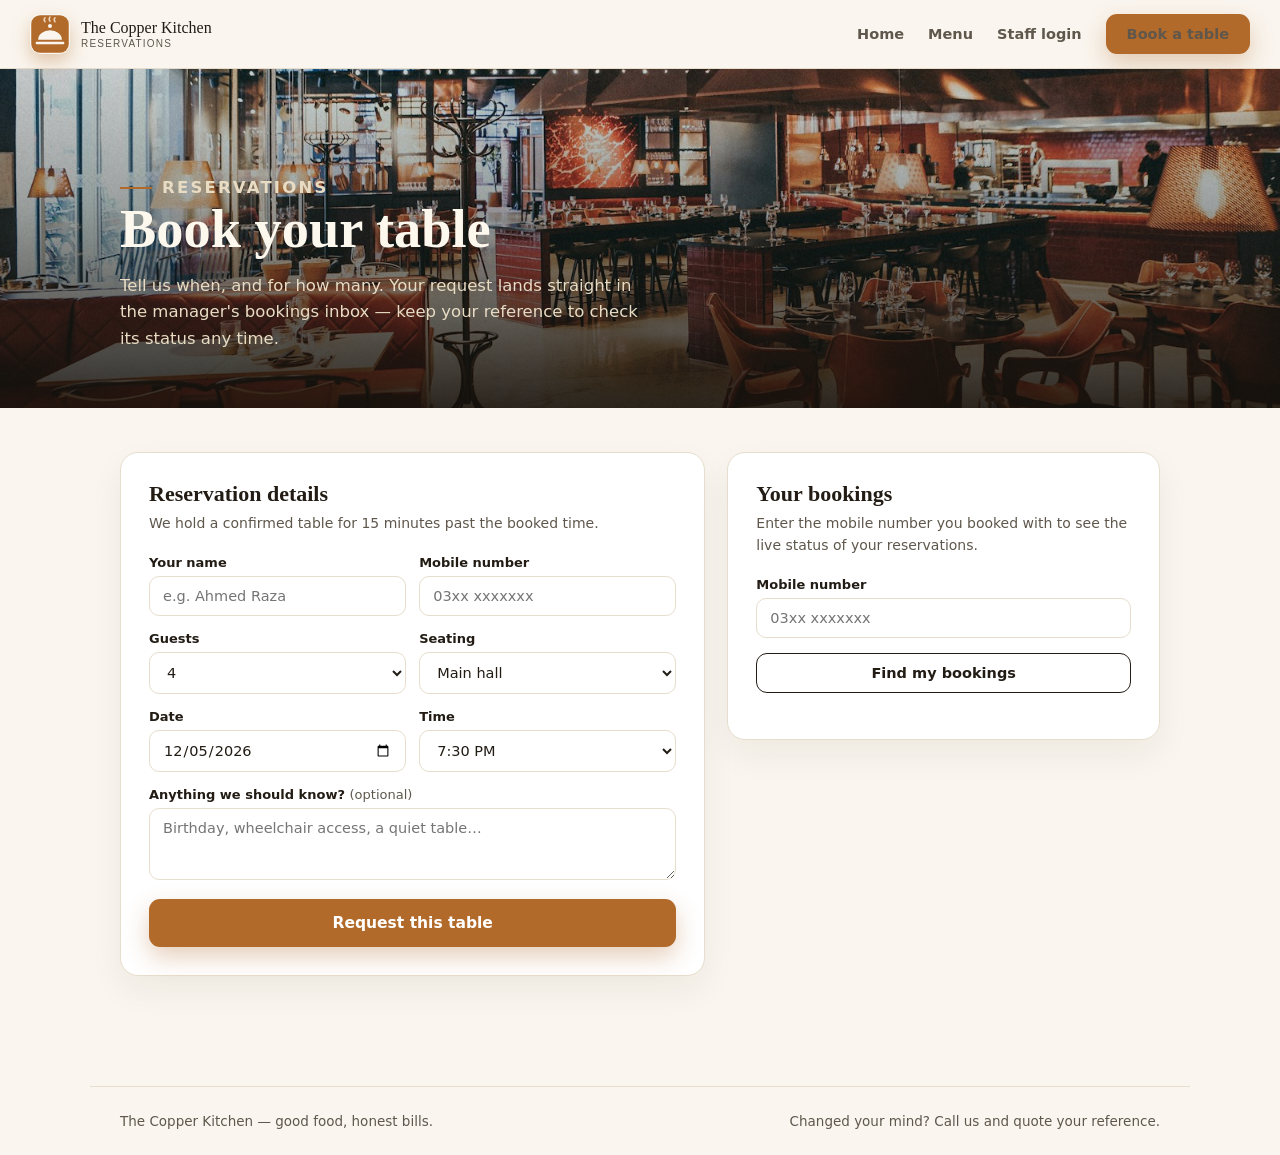
<file: booking.html>
<!DOCTYPE html>
<html lang="en">
<head>
<meta charset="UTF-8">
<meta name="viewport" content="width=device-width, initial-scale=1.0">
<link rel="icon" type="image/svg+xml" href="assets/logo.svg">
<title>Book a table — The Copper Kitchen</title>
<meta name="description" content="Reserve a table at The Copper Kitchen — pick your date, time and party size; the manager confirms from the live bookings inbox.">
<link rel="stylesheet" href="css/customer.css">
</head>
<body>

<header class="topbar">
  <a class="brand" href="index.html"><span class="brand-mark"><img src="assets/logo.svg" alt="The Copper Kitchen logo"></span><span class="brand-text">The Copper Kitchen<small>Reservations</small></span></a>
  <nav class="topnav">
    <a href="index.html">Home</a>
    <a href="menu.html">Menu</a>
    <a href="login.html">Staff login</a>
    <a class="btn btn-primary" href="booking.html">Book a table</a>
  </nav>
</header>

<section class="page-hero">
  <img class="bg" src="assets/hero-interior.jpg" alt="">
  <div class="shade"></div>
  <div class="page-hero-inner">
    <p class="eyebrow">Reservations</p>
    <h1>Book your table</h1>
    <p>Tell us when, and for how many. Your request lands straight in the manager's bookings inbox — keep your reference to check its status any time.</p>
  </div>
</section>

<main class="wrap">
  <div class="book-grid">
    <section class="panel" id="book-panel">
      <h2>Reservation details</h2>
      <p class="sub">We hold a confirmed table for 15 minutes past the booked time.</p>
      <div class="form-error" id="form-error"></div>
      <form id="book-form" novalidate>
        <div class="field-row">
          <div class="field"><label for="f-name">Your name</label><input id="f-name" type="text" placeholder="e.g. Ahmed Raza" autocomplete="name"></div>
          <div class="field"><label for="f-phone">Mobile number</label><input id="f-phone" type="tel" placeholder="03xx xxxxxxx" autocomplete="tel"></div>
        </div>
        <div class="field-row">
          <div class="field"><label for="f-guests">Guests</label>
            <select id="f-guests"><option>2</option><option>3</option><option selected>4</option><option>5</option><option>6</option><option>8</option><option>10</option><option>12</option></select></div>
          <div class="field"><label for="f-area">Seating</label>
            <select id="f-area"><option>Main hall</option><option>Family hall</option><option>Near the open kitchen</option><option>Quiet corner</option></select></div>
        </div>
        <div class="field-row">
          <div class="field"><label for="f-date">Date</label><input id="f-date" type="date"></div>
          <div class="field"><label for="f-time">Time</label>
            <select id="f-time">
              <option>12:30 PM</option><option>1:30 PM</option><option>3:00 PM</option>
              <option>6:00 PM</option><option selected>7:30 PM</option><option>8:30 PM</option>
              <option>9:30 PM</option><option>10:30 PM</option>
            </select></div>
        </div>
        <div class="field"><label for="f-notes">Anything we should know? <span style="color:var(--ink-soft);font-weight:400">(optional)</span></label>
          <textarea id="f-notes" rows="3" placeholder="Birthday, wheelchair access, a quiet table…"></textarea></div>
        <button class="btn btn-primary btn-lg" type="submit" style="width:100%;justify-content:center">Request this table</button>
      </form>
    </section>

    <aside class="panel">
      <h2>Your bookings</h2>
      <p class="sub">Enter the mobile number you booked with to see the live status of your reservations.</p>
      <div class="field"><label for="lookup-phone">Mobile number</label><input id="lookup-phone" type="tel" placeholder="03xx xxxxxxx"></div>
      <button class="btn btn-outline" id="lookup-btn" style="width:100%;justify-content:center">Find my bookings</button>
      <div id="lookup-results" style="margin-top:18px"></div>
    </aside>
  </div>
</main>

<footer class="footer">
  <span>The Copper Kitchen — good food, honest bills.</span>
  <span>Changed your mind? Call us and quote your reference.</span>
</footer>

<script src="js/store.js"></script>
<script src="js/booking.js"></script>
</body>
</html>
</file>
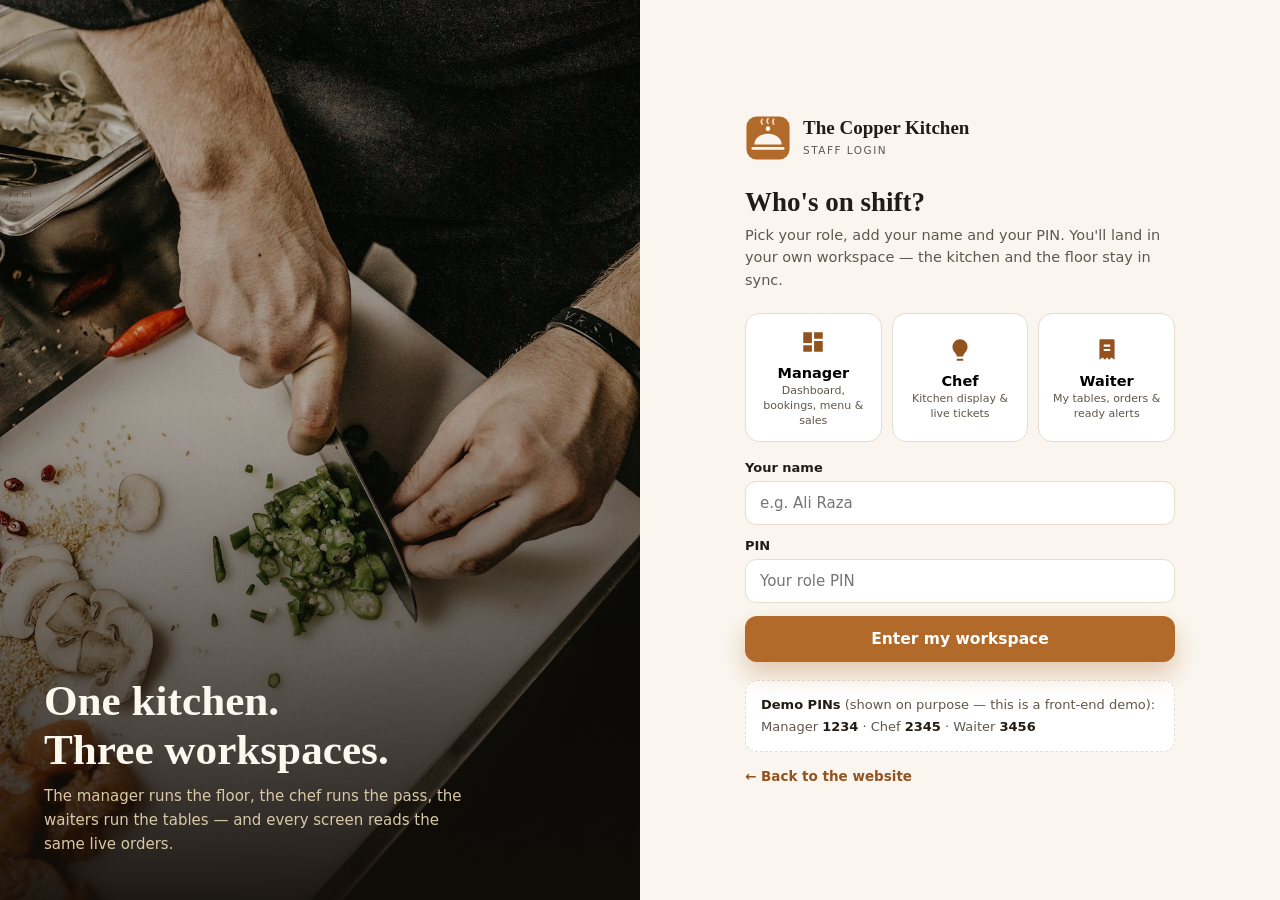
<file: bookings.html>
<!DOCTYPE html>
<html lang="en">
<head>
<meta charset="UTF-8">
<meta name="viewport" content="width=device-width, initial-scale=1.0">
<link rel="icon" type="image/svg+xml" href="assets/logo.svg">
<title>Bookings — Copper Kitchen Manager</title>
<link rel="stylesheet" href="css/manager.css">
<link rel="stylesheet" href="css/staff.css">
</head>
<body data-requires="manager">
<div class="layout">
  <aside class="sidebar">
    <a class="brand" href="index.html"><span class="brand-mark"><img src="assets/logo.svg" alt="The Copper Kitchen logo"></span><span class="brand-name">The Copper Kitchen<small>Manager System</small></span></a>
    <span class="nav-label">Run the floor</span>
    <a class="nav-item" href="manager.html"><svg viewBox="0 0 24 24"><path d="M3 13h8V3H3v10zm0 8h8v-6H3v6zm10 0h8V11h-8v10zm0-18v6h8V3h-8z"/></svg>Dashboard</a>
    <a class="nav-item" href="orders.html"><svg viewBox="0 0 24 24"><path d="M4 4h16a1 1 0 0 1 1 1v3H3V5a1 1 0 0 1 1-1zm-1 6h18v9a1 1 0 0 1-1 1H4a1 1 0 0 1-1-1v-9z"/></svg>Tables &amp; Orders</a>
    <a class="nav-item is-active" href="bookings.html"><svg viewBox="0 0 24 24"><path d="M7 2v2H5a2 2 0 0 0-2 2v14a2 2 0 0 0 2 2h14a2 2 0 0 0 2-2V6a2 2 0 0 0-2-2h-2V2h-2v2H9V2H7zm12 18H5V9h14v11z"/></svg>Bookings<span class="nav-badge" data-booking-badge hidden></span></a>
    <span class="nav-label">Manage</span>
    <a class="nav-item" href="menu-editor.html"><svg viewBox="0 0 24 24"><path d="M4 3h16a1 1 0 0 1 1 1v16a1 1 0 0 1-1 1H4a1 1 0 0 1-1-1V4a1 1 0 0 1 1-1zm3 4v2h10V7H7zm0 4v2h10v-2H7zm0 4v2h7v-2H7z"/></svg>Menu Editor</a>
    <a class="nav-item" href="sales.html"><svg viewBox="0 0 24 24"><path d="M6 2h12a1 1 0 0 1 1 1v18l-3-2-2 2-2-2-2 2-2-2-3 2V3a1 1 0 0 1 1-1zm3 5v2h6V7H9zm0 4v2h6v-2H9z"/></svg>Sales History</a>
    <a class="nav-item" href="reports.html"><svg viewBox="0 0 24 24"><path d="M4 20V10h3v10H4zm6.5 0V4h3v16h-3zM17 20v-7h3v7h-3z"/></svg>Reports</a>
    <span class="nav-label">Staff</span>
    <a class="nav-item" href="shifts.html"><svg viewBox="0 0 24 24"><path d="M4 4h16v2H4v-2zm0 5h16v2H4v-2zm0 5h10v2H4v-2z"/></svg>Staff Rota</a>
    <a class="nav-item" href="chef.html"><svg viewBox="0 0 24 24"><path d="M12 2a7 7 0 0 1 7 7c0 2.4-1.2 4.2-2.6 5.7-.9 1-1.4 2-1.4 3.3H9c0-1.3-.5-2.3-1.4-3.3C6.2 13.2 5 11.4 5 9a7 7 0 0 1 7-7zM9 20h6v2H9z"/></svg>Kitchen Display</a>
    <a class="nav-item" href="waiter.html"><svg viewBox="0 0 24 24"><path d="M6 2h12a1 1 0 0 1 1 1v18l-3-2-2 2-2-2-2 2-2-2-3 2V3a1 1 0 0 1 1-1zm3 5v2h6V7H9zm0 4v2h6v-2H9z"/></svg>Waiter Floor</a>
    <span class="nav-label">Guest side</span>
    <a class="nav-item" href="menu.html"><svg viewBox="0 0 24 24"><path d="M12 2a10 10 0 1 0 0 20 10 10 0 0 0 0-20zm1 5h-2v6l5.2 3.1 1-1.7-4.2-2.5V7z"/></svg>Guest Menu</a>
    <a class="nav-item" href="booking.html"><svg viewBox="0 0 24 24"><path d="M12 12.7A4.7 4.7 0 1 1 12 3.3a4.7 4.7 0 0 1 0 9.4zM12 14c3.9 0 9 2 9 4.5V21H3v-2.5C3 16 8.1 14 12 14z"/></svg>Guest Booking</a>
    <div id="staff-slot"></div>
    <p class="sidebar-foot">Guests book on the website; requests land here live.<br><a href="index.html">← Back to the website</a></p>
  </aside>

  <main class="main">
    <div class="page-head">
      <div><h1>Bookings inbox</h1><p class="sub">Confirm a request, then seat the party at a free table when they arrive — the guest sees every change live on their side.</p></div>
      <div class="chips" id="filter-chips"></div>
    </div>
    <div id="booking-list"></div>
  </main>
</div>

<div class="modal-backdrop" id="seat-modal">
  <div class="modal">
    <h2>Seat this party</h2>
    <div class="field"><label for="seat-table">Free table</label><select id="seat-table"></select></div>
    <p class="empty" id="seat-note"></p>
    <div class="modal-actions">
      <button class="btn btn-ghost" id="seat-cancel">Cancel</button>
      <button class="btn btn-primary" id="seat-confirm">Seat them</button>
    </div>
  </div>
</div>

<div class="toast" id="toast" role="status"></div>
<script src="js/store.js"></script>
<script src="js/auth.js"></script>
<script src="js/manager-common.js"></script>
<script src="js/bookings.js"></script>
</body>
</html>
</file>
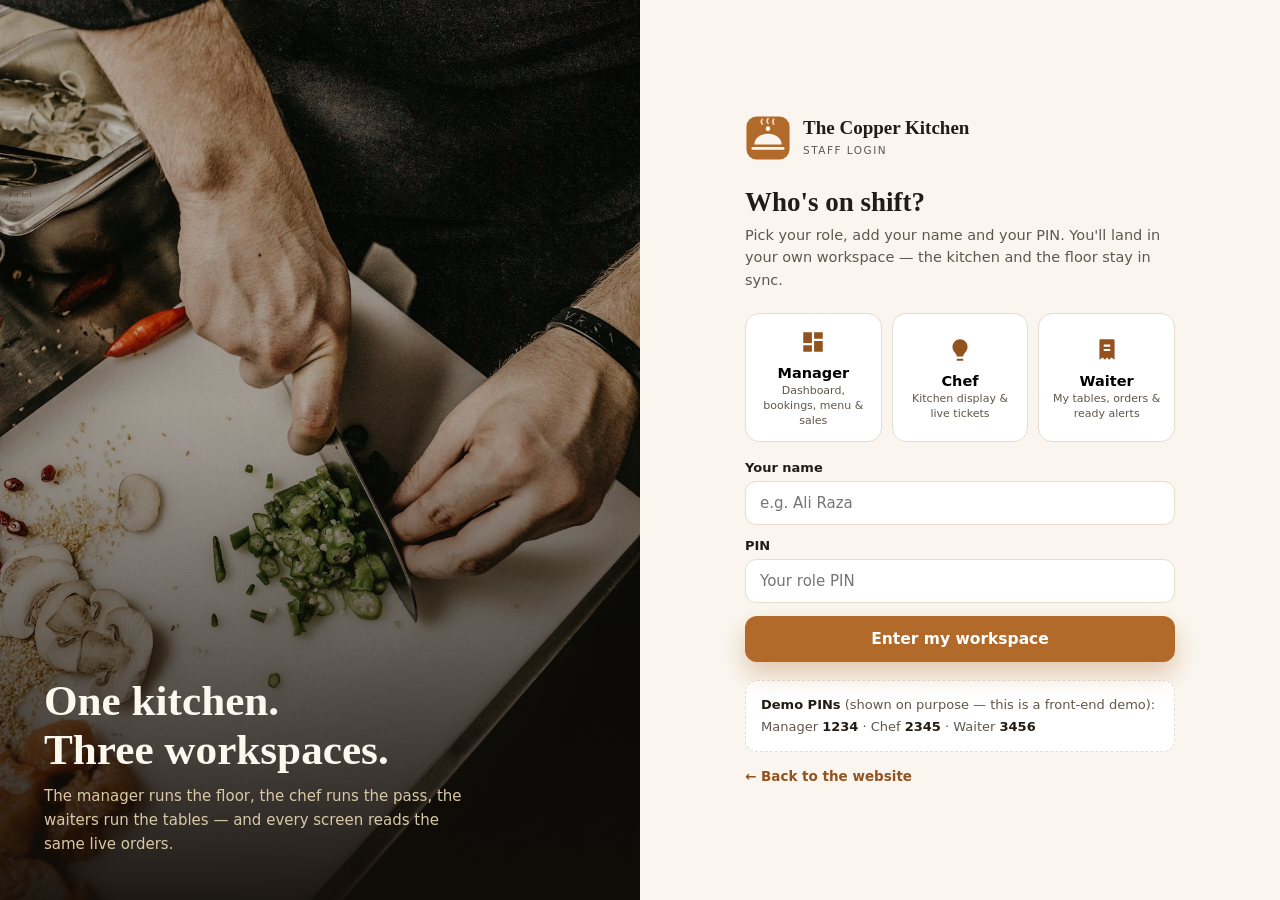
<file: chef.html>
<!DOCTYPE html>
<html lang="en">
<head>
<meta charset="UTF-8">
<meta name="viewport" content="width=device-width, initial-scale=1.0">
<link rel="icon" type="image/svg+xml" href="assets/logo.svg">
<title>Kitchen Display — The Copper Kitchen</title>
<link rel="stylesheet" href="css/manager.css">
<link rel="stylesheet" href="css/staff.css">
</head>
<body data-requires="staff">
<div class="layout">
  <aside class="sidebar">
    <a class="brand" href="index.html"><span class="brand-mark"><img src="assets/logo.svg" alt="The Copper Kitchen logo"></span><span class="brand-name">The Copper Kitchen<small>Kitchen Display</small></span></a>
    <span class="nav-label">The pass</span>
    <a class="nav-item is-active" href="chef.html"><svg viewBox="0 0 24 24"><path d="M12 2a7 7 0 0 1 7 7c0 2.4-1.2 4.2-2.6 5.7-.9 1-1.4 2-1.4 3.3H9c0-1.3-.5-2.3-1.4-3.3C6.2 13.2 5 11.4 5 9a7 7 0 0 1 7-7zM9 20h6v2H9z"/></svg>Kitchen Display</a>
    <span class="nav-label">Staff</span>
    <a class="nav-item" href="waiter.html"><svg viewBox="0 0 24 24"><path d="M6 2h12a1 1 0 0 1 1 1v18l-3-2-2 2-2-2-2 2-2-2-3 2V3a1 1 0 0 1 1-1zm3 5v2h6V7H9zm0 4v2h6v-2H9z"/></svg>Waiter Floor</a>
    <a class="nav-item" href="manager.html"><svg viewBox="0 0 24 24"><path d="M3 13h8V3H3v10zm0 8h8v-6H3v6zm10 0h8V11h-8v10zm0-18v6h8V3h-8z"/></svg>Manager System</a>
    <span class="nav-label">Guest side</span>
    <a class="nav-item" href="menu.html"><svg viewBox="0 0 24 24"><path d="M12 2a10 10 0 1 0 0 20 10 10 0 0 0 0-20zm1 5h-2v6l5.2 3.1 1-1.7-4.2-2.5V7z"/></svg>Guest Menu</a>
    <div id="staff-slot"></div>
    <p class="sidebar-foot">Tickets land here the second a waiter adds a dish — no paper, no shouting.<br><a href="index.html">← Back to the website</a></p>
  </aside>

  <main class="main">
    <div class="kitchen-top">
      <span class="kt-title">Kitchen Display</span>
      <span id="kt-served" style="color:#b8a888;font-size:13.5px"></span>
      <span class="kt-clock" id="kt-clock">--:--</span>
    </div>
    <p class="sub" id="kt-note" style="margin-bottom:18px;color:var(--ink-soft);font-size:14.5px"></p>
    <div class="kds-board" id="kds-board"></div>
  </main>
</div>
<div class="toast" id="toast" role="status"></div>
<script src="js/store.js"></script>
<script src="js/auth.js"></script>
<script src="js/manager-common.js"></script>
<script src="js/chef.js"></script>
</body>
</html>
</file>
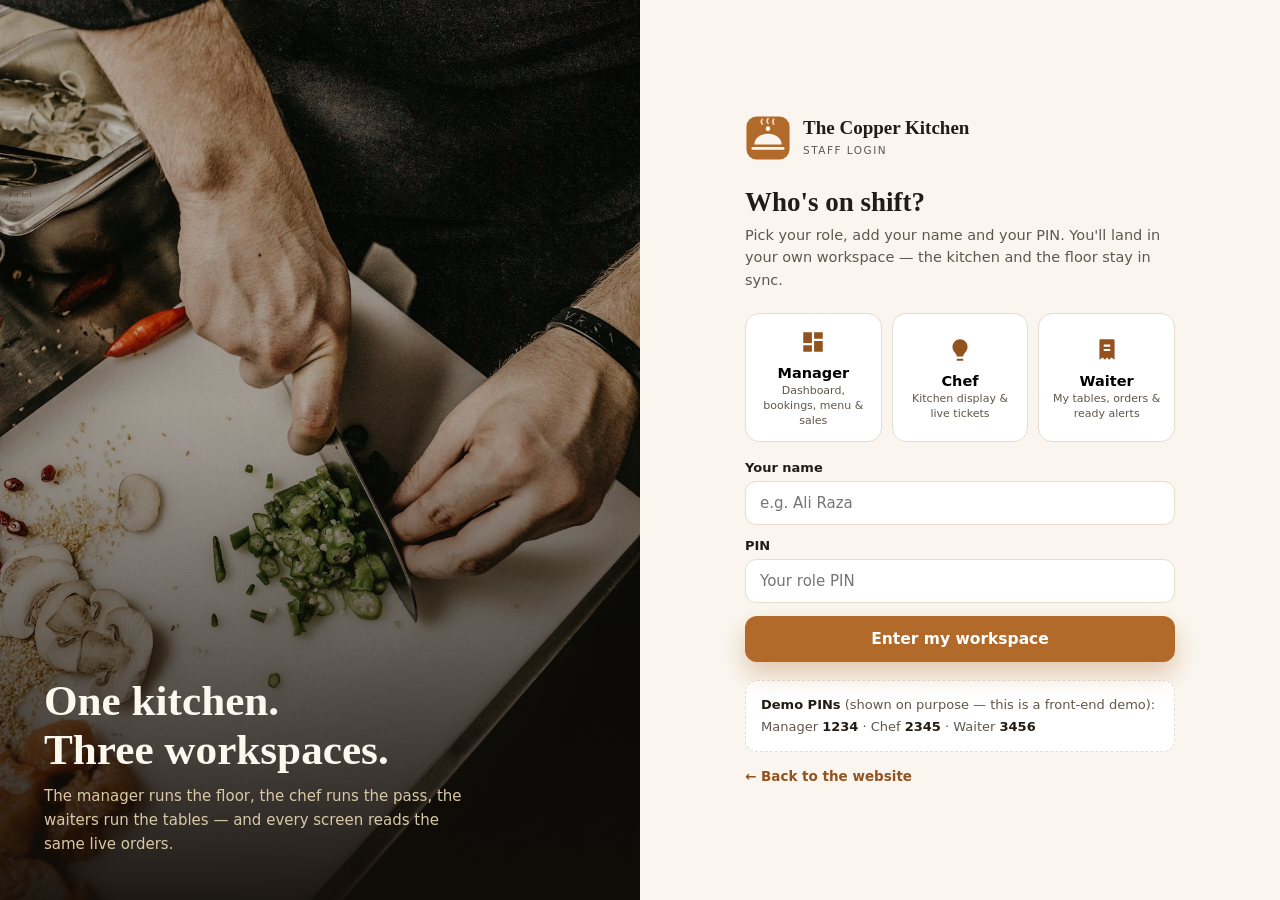
<file: login.html>
<!DOCTYPE html>
<html lang="en">
<head>
<meta charset="UTF-8">
<meta name="viewport" content="width=device-width, initial-scale=1.0">
<link rel="icon" type="image/svg+xml" href="assets/logo.svg">
<title>Staff login — The Copper Kitchen</title>
<meta name="description" content="Staff login for The Copper Kitchen — separate workspaces for the manager, the chef and the waiters.">
<link rel="stylesheet" href="css/staff.css">
<style>
  body { margin: 0; font-family: "Segoe UI", system-ui, -apple-system, Arial, sans-serif; background: #faf6ef; color: #221c15; }
</style>
</head>
<body>

<div class="login-wrap">
  <div class="login-art" aria-hidden="true">
    <img class="bg" src="assets/chef.jpg" alt="">
    <div class="login-art-copy">
      <h2>One kitchen.<br>Three workspaces.</h2>
      <p>The manager runs the floor, the chef runs the pass, the waiters run the tables — and every screen reads the same live orders.</p>
    </div>
  </div>

  <div class="login-panel">
    <form class="login-card" id="login-form" novalidate>
      <div class="brand-row">
        <img src="assets/logo.svg" alt="The Copper Kitchen logo">
        <span><strong>The Copper Kitchen</strong><small>Staff login</small></span>
      </div>
      <h1>Who's on shift?</h1>
      <p class="sub">Pick your role, add your name and your PIN. You'll land in your own workspace — the kitchen and the floor stay in sync.</p>

      <div class="role-grid" id="role-grid">
        <button type="button" class="role-card" data-role="manager">
          <svg viewBox="0 0 24 24"><path d="M3 13h8V3H3v10zm0 8h8v-6H3v6zm10 0h8V11h-8v10zm0-18v6h8V3h-8z"/></svg>
          <strong>Manager</strong><small>Dashboard, bookings, menu &amp; sales</small>
        </button>
        <button type="button" class="role-card" data-role="chef">
          <svg viewBox="0 0 24 24"><path d="M12 2a7 7 0 0 1 7 7c0 2.4-1.2 4.2-2.6 5.7-.9 1-1.4 2-1.4 3.3H9c0-1.3-.5-2.3-1.4-3.3C6.2 13.2 5 11.4 5 9a7 7 0 0 1 7-7zM9 20h6v2H9z"/></svg>
          <strong>Chef</strong><small>Kitchen display &amp; live tickets</small>
        </button>
        <button type="button" class="role-card" data-role="waiter">
          <svg viewBox="0 0 24 24"><path d="M6 2h12a1 1 0 0 1 1 1v18l-3-2-2 2-2-2-2 2-2-2-3 2V3a1 1 0 0 1 1-1zm3 5v2h6V7H9zm0 4v2h6v-2H9z"/></svg>
          <strong>Waiter</strong><small>My tables, orders &amp; ready alerts</small>
        </button>
      </div>

      <div class="login-error" id="login-error" role="alert"></div>

      <div class="login-field">
        <label for="staff-name">Your name</label>
        <input id="staff-name" type="text" autocomplete="name" placeholder="e.g. Ali Raza">
      </div>
      <div class="login-field">
        <label for="staff-pin">PIN</label>
        <input id="staff-pin" type="password" inputmode="numeric" autocomplete="current-password" placeholder="Your role PIN">
      </div>

      <button class="login-btn" type="submit">Enter my workspace</button>

      <div class="login-hint">
        <strong>Demo PINs</strong> (shown on purpose — this is a front-end demo):<br>
        Manager <strong>1234</strong> · Chef <strong>2345</strong> · Waiter <strong>3456</strong>
      </div>

      <a class="login-back" href="index.html">← Back to the website</a>
    </form>
  </div>
</div>

<script src="js/auth.js"></script>
<script src="js/login.js"></script>
</body>
</html>
</file>
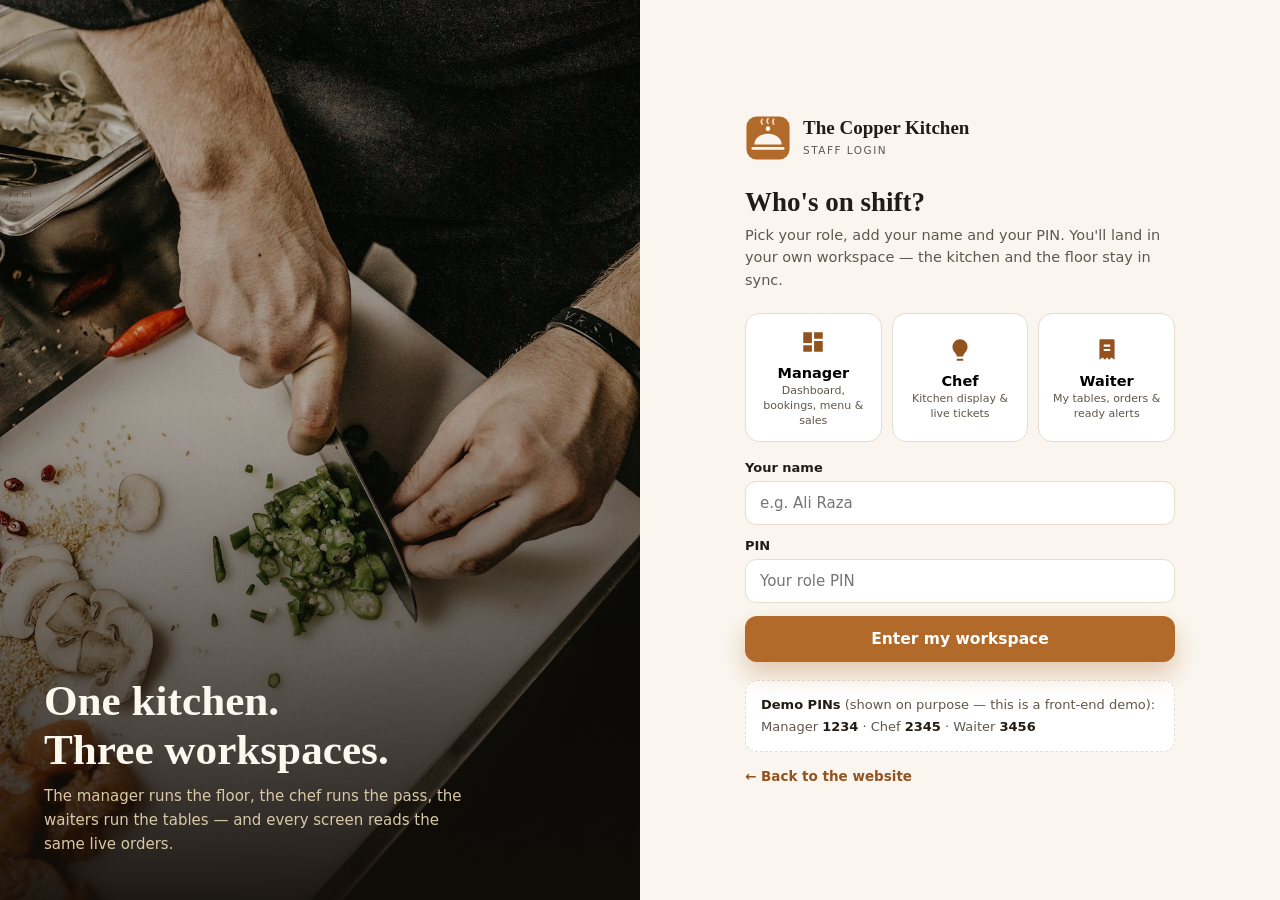
<file: manager.html>
<!DOCTYPE html>
<html lang="en">
<head>
<meta charset="UTF-8">
<meta name="viewport" content="width=device-width, initial-scale=1.0">
<link rel="icon" type="image/svg+xml" href="assets/logo.svg">
<title>Dashboard — Copper Kitchen Manager</title>
<link rel="stylesheet" href="css/manager.css">
<link rel="stylesheet" href="css/staff.css">
</head>
<body data-requires="manager">
<div class="layout">
  <aside class="sidebar">
    <a class="brand" href="index.html"><span class="brand-mark"><img src="assets/logo.svg" alt="The Copper Kitchen logo"></span><span class="brand-name">The Copper Kitchen<small>Manager System</small></span></a>
    <span class="nav-label">Run the floor</span>
    <a class="nav-item is-active" href="manager.html"><svg viewBox="0 0 24 24"><path d="M3 13h8V3H3v10zm0 8h8v-6H3v6zm10 0h8V11h-8v10zm0-18v6h8V3h-8z"/></svg>Dashboard</a>
    <a class="nav-item" href="orders.html"><svg viewBox="0 0 24 24"><path d="M4 4h16a1 1 0 0 1 1 1v3H3V5a1 1 0 0 1 1-1zm-1 6h18v9a1 1 0 0 1-1 1H4a1 1 0 0 1-1-1v-9z"/></svg>Tables &amp; Orders</a>
    <a class="nav-item" href="bookings.html"><svg viewBox="0 0 24 24"><path d="M7 2v2H5a2 2 0 0 0-2 2v14a2 2 0 0 0 2 2h14a2 2 0 0 0 2-2V6a2 2 0 0 0-2-2h-2V2h-2v2H9V2H7zm12 18H5V9h14v11z"/></svg>Bookings<span class="nav-badge" data-booking-badge hidden></span></a>
    <span class="nav-label">Manage</span>
    <a class="nav-item" href="menu-editor.html"><svg viewBox="0 0 24 24"><path d="M4 3h16a1 1 0 0 1 1 1v16a1 1 0 0 1-1 1H4a1 1 0 0 1-1-1V4a1 1 0 0 1 1-1zm3 4v2h10V7H7zm0 4v2h10v-2H7zm0 4v2h7v-2H7z"/></svg>Menu Editor</a>
    <a class="nav-item" href="sales.html"><svg viewBox="0 0 24 24"><path d="M6 2h12a1 1 0 0 1 1 1v18l-3-2-2 2-2-2-2 2-2-2-3 2V3a1 1 0 0 1 1-1zm3 5v2h6V7H9zm0 4v2h6v-2H9z"/></svg>Sales History</a>
    <a class="nav-item" href="reports.html"><svg viewBox="0 0 24 24"><path d="M4 20V10h3v10H4zm6.5 0V4h3v16h-3zM17 20v-7h3v7h-3z"/></svg>Reports</a>
    <span class="nav-label">Staff</span>
    <a class="nav-item" href="shifts.html"><svg viewBox="0 0 24 24"><path d="M4 4h16v2H4v-2zm0 5h16v2H4v-2zm0 5h10v2H4v-2z"/></svg>Staff Rota</a>
    <a class="nav-item" href="chef.html"><svg viewBox="0 0 24 24"><path d="M12 2a7 7 0 0 1 7 7c0 2.4-1.2 4.2-2.6 5.7-.9 1-1.4 2-1.4 3.3H9c0-1.3-.5-2.3-1.4-3.3C6.2 13.2 5 11.4 5 9a7 7 0 0 1 7-7zM9 20h6v2H9z"/></svg>Kitchen Display</a>
    <a class="nav-item" href="waiter.html"><svg viewBox="0 0 24 24"><path d="M6 2h12a1 1 0 0 1 1 1v18l-3-2-2 2-2-2-2 2-2-2-3 2V3a1 1 0 0 1 1-1zm3 5v2h6V7H9zm0 4v2h6v-2H9z"/></svg>Waiter Floor</a>
    <span class="nav-label">Guest side</span>
    <a class="nav-item" href="menu.html"><svg viewBox="0 0 24 24"><path d="M12 2a10 10 0 1 0 0 20 10 10 0 0 0 0-20zm1 5h-2v6l5.2 3.1 1-1.7-4.2-2.5V7z"/></svg>Guest Menu</a>
    <a class="nav-item" href="booking.html"><svg viewBox="0 0 24 24"><path d="M12 12.7A4.7 4.7 0 1 1 12 3.3a4.7 4.7 0 0 1 0 9.4zM12 14c3.9 0 9 2 9 4.5V21H3v-2.5C3 16 8.1 14 12 14z"/></svg>Guest Booking</a>
    <div id="staff-slot"></div>
    <p class="sidebar-foot">Data is saved on this device and shared by every page — guest bookings arrive in the inbox on the left.<br><a href="index.html">← Back to the website</a></p>
  </aside>

  <main class="main">
    <div class="page-head">
      <div><h1 id="dash-title">Good service, today</h1><p class="sub" id="dash-date"></p></div>
      <a class="btn btn-primary" href="orders.html">Open tables &amp; orders</a>
    </div>
    <section class="stats-grid">
      <div class="stat-card"><span class="k">Revenue today</span><div class="v" id="st-revenue">Rs 0</div><span class="n">from closed bills</span></div>
      <div class="stat-card"><span class="k">Bills completed</span><div class="v" id="st-bills">0</div><span class="n">paid &amp; closed</span></div>
      <div class="stat-card"><span class="k">Tables occupied</span><div class="v" id="st-tables">0</div><span class="n" id="st-tables-n">of 8 tables</span></div>
      <div class="stat-card" id="st-booking-card"><span class="k">Bookings waiting</span><div class="v" id="st-bookings">0</div><span class="n">guest requests to review</span></div>
    </section>
    <section class="dash-grid">
      <div class="card"><h2>Most ordered today</h2><div id="popular-list"></div></div>
      <div class="card"><h2>Recent bills</h2><div id="recent-list"></div></div>
      <div class="card"><h2>On shift today</h2><div id="rota-list"></div><p class="empty" style="padding-bottom:0"><a href="shifts.html">Open the staff rota →</a></p></div>
    </section>
  </main>
</div>
<div class="toast" id="toast" role="status"></div>
<script src="js/store.js"></script>
<script src="js/auth.js"></script>
<script src="js/manager-common.js"></script>
<script src="js/manager-dashboard.js"></script>
</body>
</html>
</file>
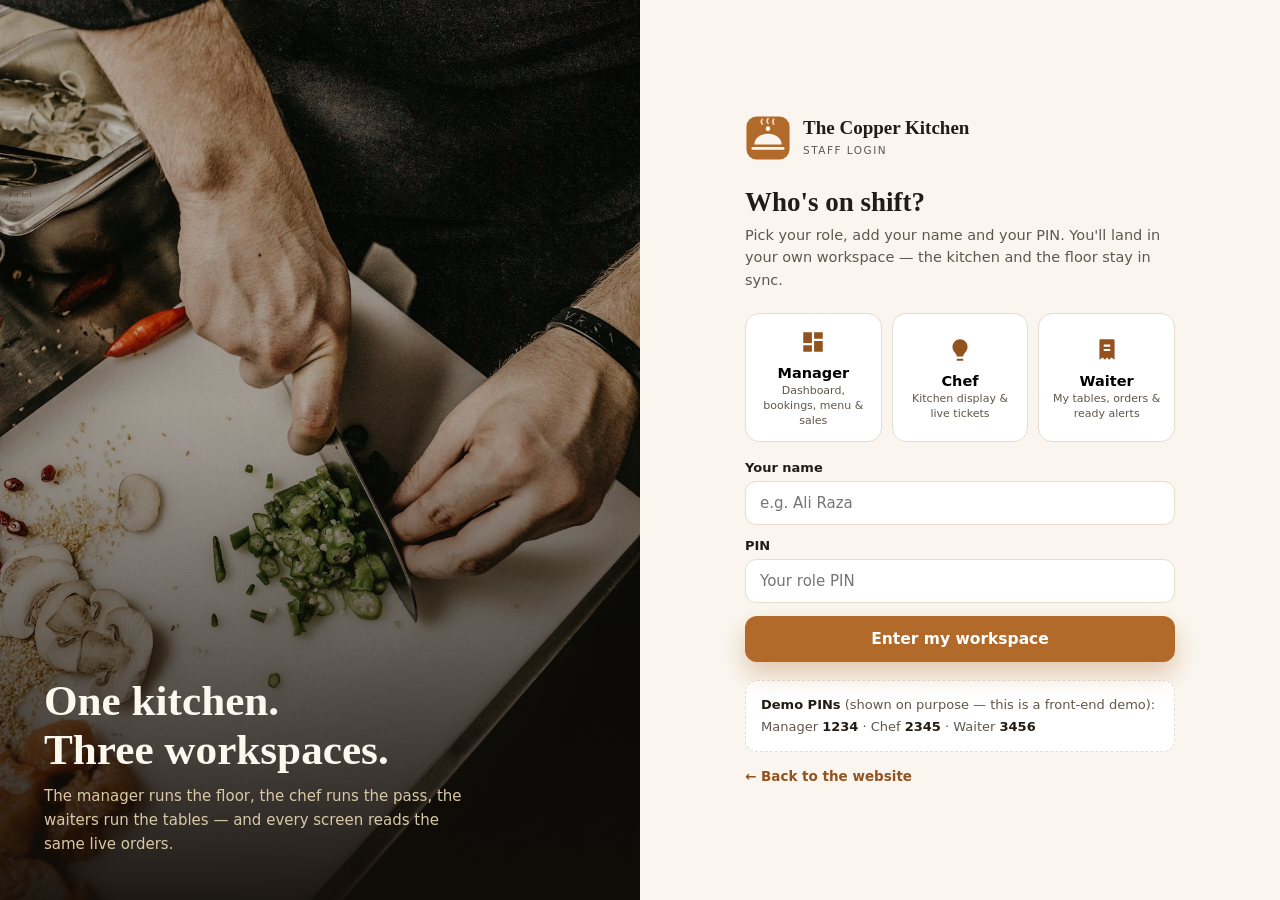
<file: menu-editor.html>
<!DOCTYPE html>
<html lang="en">
<head>
<meta charset="UTF-8">
<meta name="viewport" content="width=device-width, initial-scale=1.0">
<link rel="icon" type="image/svg+xml" href="assets/logo.svg">
<title>Menu Editor — Copper Kitchen Manager</title>
<link rel="stylesheet" href="css/manager.css">
<link rel="stylesheet" href="css/staff.css">
</head>
<body data-requires="manager">
<div class="layout">
  <aside class="sidebar">
    <a class="brand" href="index.html"><span class="brand-mark"><img src="assets/logo.svg" alt="The Copper Kitchen logo"></span><span class="brand-name">The Copper Kitchen<small>Manager System</small></span></a>
    <span class="nav-label">Run the floor</span>
    <a class="nav-item" href="manager.html"><svg viewBox="0 0 24 24"><path d="M3 13h8V3H3v10zm0 8h8v-6H3v6zm10 0h8V11h-8v10zm0-18v6h8V3h-8z"/></svg>Dashboard</a>
    <a class="nav-item" href="orders.html"><svg viewBox="0 0 24 24"><path d="M4 4h16a1 1 0 0 1 1 1v3H3V5a1 1 0 0 1 1-1zm-1 6h18v9a1 1 0 0 1-1 1H4a1 1 0 0 1-1-1v-9z"/></svg>Tables &amp; Orders</a>
    <a class="nav-item" href="bookings.html"><svg viewBox="0 0 24 24"><path d="M7 2v2H5a2 2 0 0 0-2 2v14a2 2 0 0 0 2 2h14a2 2 0 0 0 2-2V6a2 2 0 0 0-2-2h-2V2h-2v2H9V2H7zm12 18H5V9h14v11z"/></svg>Bookings<span class="nav-badge" data-booking-badge hidden></span></a>
    <span class="nav-label">Manage</span>
    <a class="nav-item is-active" href="menu-editor.html"><svg viewBox="0 0 24 24"><path d="M4 3h16a1 1 0 0 1 1 1v16a1 1 0 0 1-1 1H4a1 1 0 0 1-1-1V4a1 1 0 0 1 1-1zm3 4v2h10V7H7zm0 4v2h10v-2H7zm0 4v2h7v-2H7z"/></svg>Menu Editor</a>
    <a class="nav-item" href="sales.html"><svg viewBox="0 0 24 24"><path d="M6 2h12a1 1 0 0 1 1 1v18l-3-2-2 2-2-2-2 2-2-2-3 2V3a1 1 0 0 1 1-1zm3 5v2h6V7H9zm0 4v2h6v-2H9z"/></svg>Sales History</a>
    <a class="nav-item" href="reports.html"><svg viewBox="0 0 24 24"><path d="M4 20V10h3v10H4zm6.5 0V4h3v16h-3zM17 20v-7h3v7h-3z"/></svg>Reports</a>
    <span class="nav-label">Staff</span>
    <a class="nav-item" href="shifts.html"><svg viewBox="0 0 24 24"><path d="M4 4h16v2H4v-2zm0 5h16v2H4v-2zm0 5h10v2H4v-2z"/></svg>Staff Rota</a>
    <a class="nav-item" href="chef.html"><svg viewBox="0 0 24 24"><path d="M12 2a7 7 0 0 1 7 7c0 2.4-1.2 4.2-2.6 5.7-.9 1-1.4 2-1.4 3.3H9c0-1.3-.5-2.3-1.4-3.3C6.2 13.2 5 11.4 5 9a7 7 0 0 1 7-7zM9 20h6v2H9z"/></svg>Kitchen Display</a>
    <a class="nav-item" href="waiter.html"><svg viewBox="0 0 24 24"><path d="M6 2h12a1 1 0 0 1 1 1v18l-3-2-2 2-2-2-2 2-2-2-3 2V3a1 1 0 0 1 1-1zm3 5v2h6V7H9zm0 4v2h6v-2H9z"/></svg>Waiter Floor</a>
    <span class="nav-label">Guest side</span>
    <a class="nav-item" href="menu.html"><svg viewBox="0 0 24 24"><path d="M12 2a10 10 0 1 0 0 20 10 10 0 0 0 0-20zm1 5h-2v6l5.2 3.1 1-1.7-4.2-2.5V7z"/></svg>Guest Menu</a>
    <a class="nav-item" href="booking.html"><svg viewBox="0 0 24 24"><path d="M12 12.7A4.7 4.7 0 1 1 12 3.3a4.7 4.7 0 0 1 0 9.4zM12 14c3.9 0 9 2 9 4.5V21H3v-2.5C3 16 8.1 14 12 14z"/></svg>Guest Booking</a>
    <div id="staff-slot"></div>
    <p class="sidebar-foot">Every change here is live on the guest menu instantly.<br><a href="index.html">← Back to the website</a></p>
  </aside>

  <main class="main">
    <div class="page-head">
      <div><h1>Menu editor</h1><p class="sub">Guests see exactly this list — mark a dish unavailable and it vanishes from their menu too.</p></div>
      <button class="btn btn-primary" id="open-add">+ Add a dish</button>
    </div>
    <div class="toolbar">
      <input class="search" type="search" id="menu-search" placeholder="Search dishes…">
      <div class="chips" id="menu-chips"></div>
    </div>
    <div class="card" style="padding:8px 22px">
      <div class="table-scroll">
      <table class="menu-table">
        <thead><tr><th>Dish</th><th>Category</th><th>Price</th><th>Available</th><th></th></tr></thead>
        <tbody id="menu-body"></tbody>
      </table>
      </div>
      <p class="empty" id="menu-empty" hidden>No dishes match — try a different search.</p>
    </div>
  </main>
</div>

<div class="modal-backdrop" id="dish-modal">
  <div class="modal">
    <h2 id="modal-title">Add a dish</h2>
    <div class="field"><label for="dish-name">Dish name</label><input id="dish-name" type="text" placeholder="e.g. Chicken Malai Boti"></div>
    <div class="field"><label for="dish-category">Category</label><select id="dish-category"></select></div>
    <div class="field"><label for="dish-price">Price (Rs)</label><input id="dish-price" type="number" min="1" placeholder="e.g. 650"></div>
    <div class="modal-actions">
      <button class="btn btn-ghost" id="modal-cancel">Cancel</button>
      <button class="btn btn-primary" id="modal-save">Save dish</button>
    </div>
  </div>
</div>

<div class="toast" id="toast" role="status"></div>
<script src="js/store.js"></script>
<script src="js/auth.js"></script>
<script src="js/manager-common.js"></script>
<script src="js/menu-editor.js"></script>
</body>
</html>
</file>
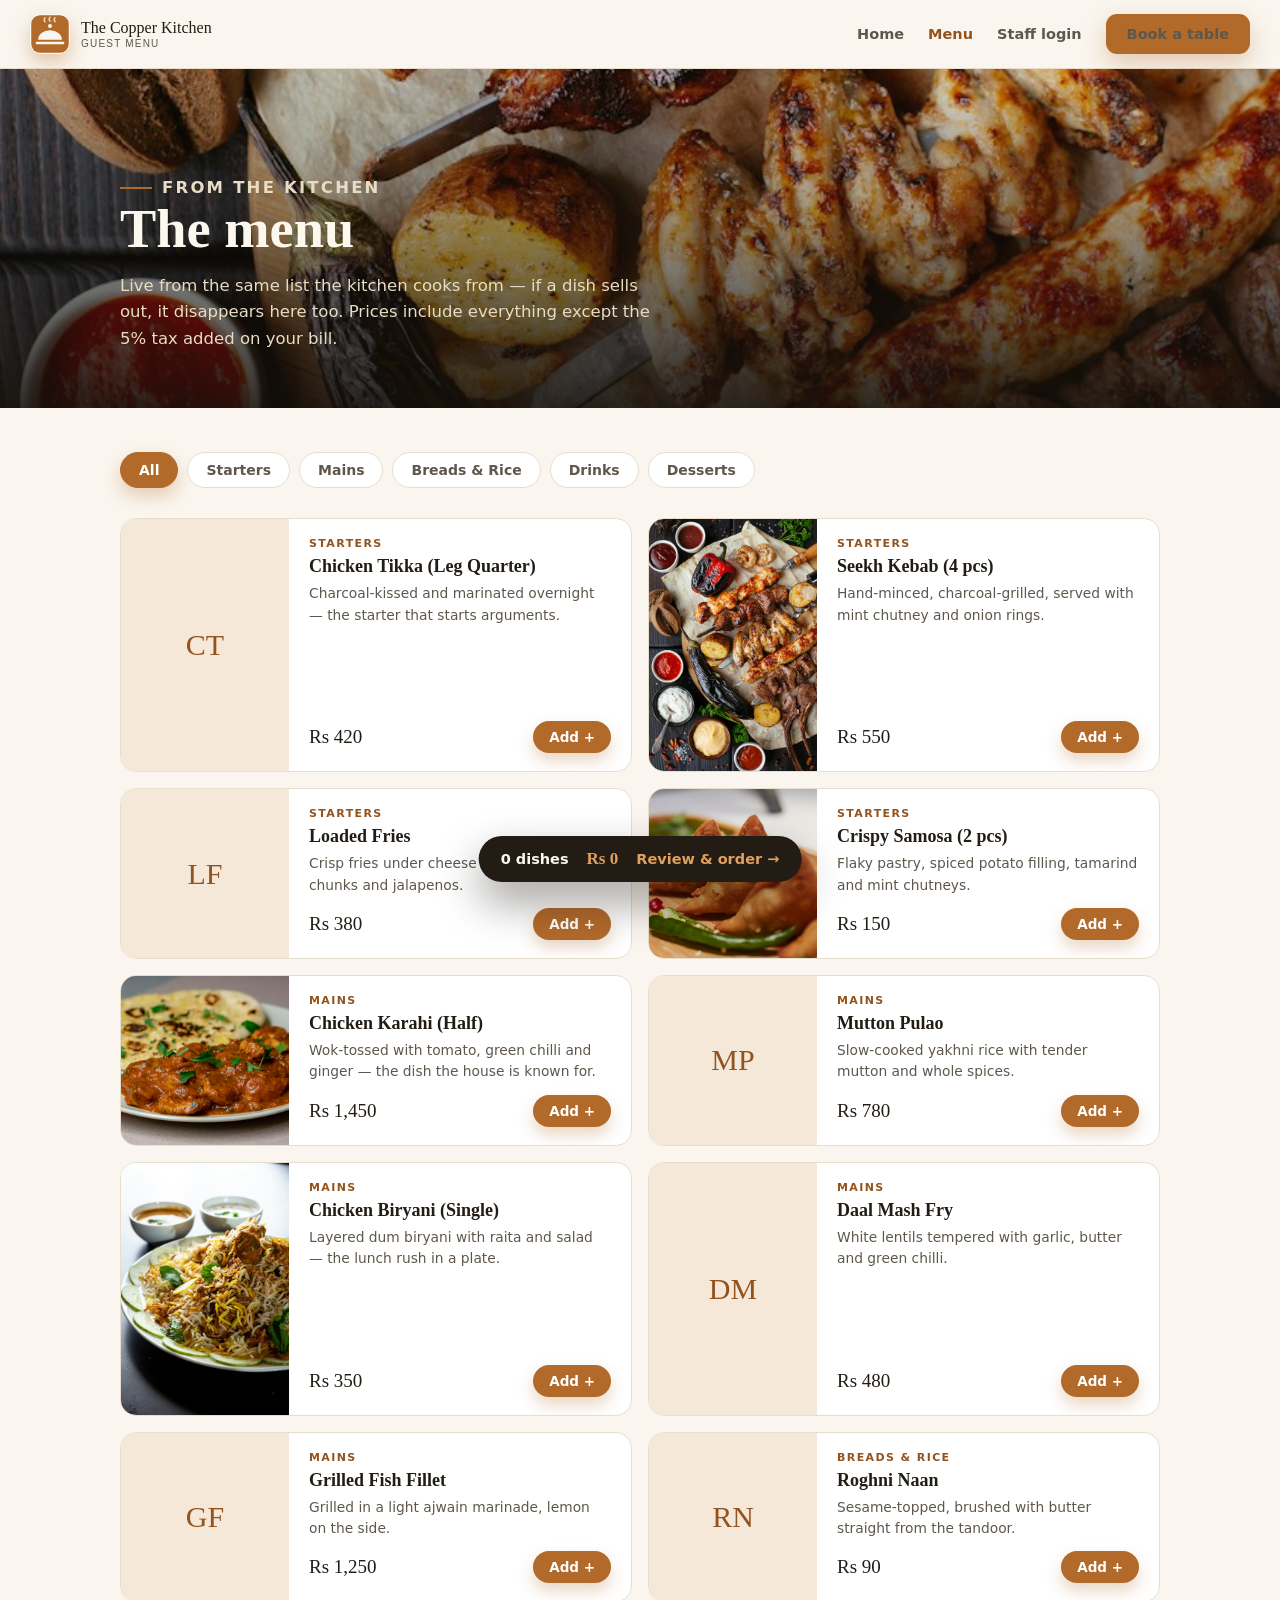
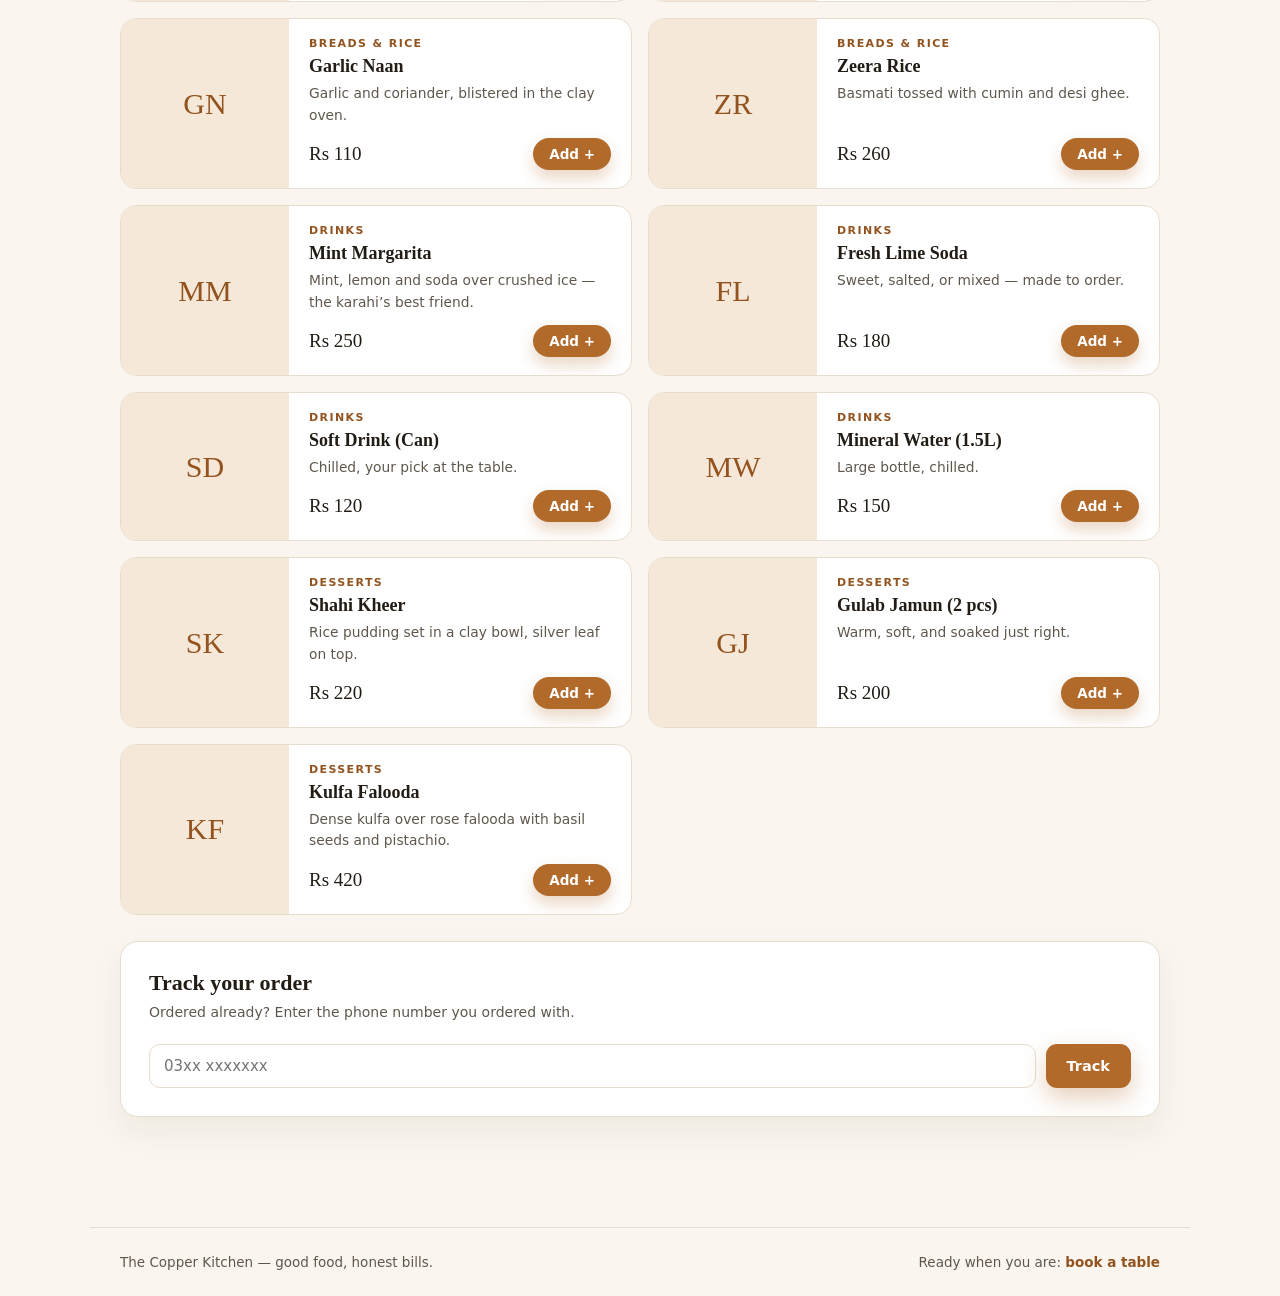
<file: menu.html>
<!DOCTYPE html>
<html lang="en">
<head>
<meta charset="UTF-8">
<meta name="viewport" content="width=device-width, initial-scale=1.0">
<link rel="icon" type="image/svg+xml" href="assets/logo.svg">
<title>Menu — The Copper Kitchen</title>
<meta name="description" content="The Copper Kitchen menu — karahis, charcoal grill, biryani and more, with live prices from the kitchen.">
<link rel="stylesheet" href="css/customer.css">
</head>
<body>

<header class="topbar">
  <a class="brand" href="index.html"><span class="brand-mark"><img src="assets/logo.svg" alt="The Copper Kitchen logo"></span><span class="brand-text">The Copper Kitchen<small>Guest Menu</small></span></a>
  <nav class="topnav">
    <a href="index.html">Home</a>
    <a href="menu.html" class="is-here">Menu</a>
    <a href="login.html">Staff login</a>
    <a class="btn btn-primary" href="booking.html">Book a table</a>
  </nav>
</header>

<section class="page-hero">
  <img class="bg" src="assets/dish-grill.jpg" alt="">
  <div class="shade"></div>
  <div class="page-hero-inner">
    <p class="eyebrow">From the kitchen</p>
    <h1>The menu</h1>
    <p>Live from the same list the kitchen cooks from — if a dish sells out, it disappears here too. Prices include everything except the 5% tax added on your bill.</p>
  </div>
</section>

<main class="wrap">
  <div class="chips" id="chips"></div>
  <div class="dish-grid" id="dish-grid"></div>
  <p class="empty-note" id="empty" hidden>Nothing available in this section right now — the kitchen updates it through the day.</p>

  <!-- ================= ORDER PANEL ================= -->
  <section class="panel order-panel" id="order-panel" hidden>
    <h2>Your order</h2>
    <p class="sub">Review your dishes, tell us where they're going, and send the order straight to our kitchen. Pay at the counter or at your table.</p>
    <div id="cart-lines"></div>
    <div class="cart-totals" id="cart-totals"></div>

    <div class="field">
      <label>Order type</label>
      <div class="type-toggle" id="type-toggle">
        <button type="button" class="chip is-on" data-type="dine-in">Dine-in at a table</button>
        <button type="button" class="chip" data-type="takeaway">Takeaway</button>
      </div>
    </div>
    <div class="field" id="table-field">
      <label for="ord-table">Your table</label>
      <select id="ord-table"></select>
    </div>
    <div class="field-row">
      <div class="field">
        <label for="ord-name">Your name</label>
        <input id="ord-name" type="text" placeholder="e.g. Ahmed Raza" autocomplete="name">
      </div>
      <div class="field">
        <label for="ord-phone">Phone</label>
        <input id="ord-phone" type="tel" placeholder="03xx xxxxxxx" autocomplete="tel">
      </div>
    </div>
    <div class="field">
      <label for="ord-notes">Notes for the kitchen <span style="color:var(--ink-soft);font-weight:400">(optional)</span></label>
      <input id="ord-notes" type="text" placeholder="Less spicy, extra raita…">
    </div>
    <p class="form-error" id="ord-error" hidden></p>
    <button class="btn btn-primary btn-lg" id="place-order" style="width:100%;justify-content:center">Send order to the kitchen</button>
  </section>

  <section class="panel order-panel" id="order-success" hidden>
    <h2>Order sent — thank you!</h2>
    <p class="sub" id="success-text"></p>
    <p class="sub">Keep your reference handy. You can follow the order below with your phone number — it moves from <strong>Placed</strong> to <strong>In the kitchen</strong> to <strong>Ready</strong>.</p>
  </section>

  <!-- ================= TRACK ORDER ================= -->
  <section class="panel order-panel" id="track-panel">
    <h2>Track your order</h2>
    <p class="sub">Ordered already? Enter the phone number you ordered with.</p>
    <div class="track-row">
      <input id="track-phone" type="tel" placeholder="03xx xxxxxxx">
      <button class="btn btn-primary" id="track-btn">Track</button>
    </div>
    <div id="track-results"></div>
  </section>
</main>

<!-- Sticky cart bar -->
<button class="cart-bar" id="cart-bar" hidden>
  <span id="cart-bar-text">0 dishes</span>
  <span class="cart-bar-total" id="cart-bar-total">Rs 0</span>
  <span class="cart-bar-cta">Review &amp; order →</span>
</button>

<footer class="footer">
  <span>The Copper Kitchen — good food, honest bills.</span>
  <span>Ready when you are: <a href="booking.html">book a table</a></span>
</footer>

<script src="js/store.js"></script>
<script src="js/menu.js"></script>
</body>
</html>
</file>
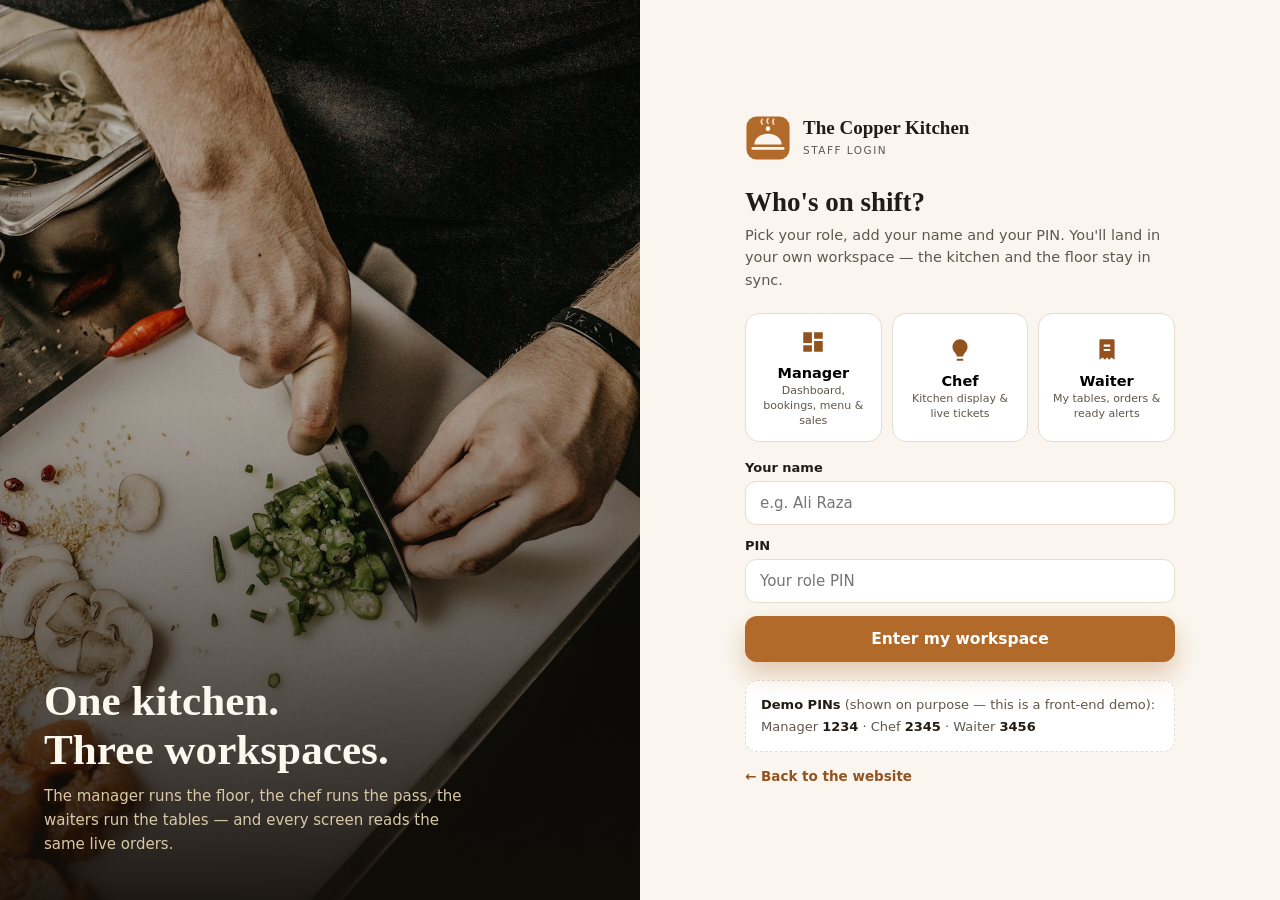
<file: orders.html>
<!DOCTYPE html>
<html lang="en">
<head>
<meta charset="UTF-8">
<meta name="viewport" content="width=device-width, initial-scale=1.0">
<link rel="icon" type="image/svg+xml" href="assets/logo.svg">
<title>Tables &amp; Orders — Copper Kitchen Manager</title>
<link rel="stylesheet" href="css/manager.css">
<link rel="stylesheet" href="css/staff.css">
</head>
<body data-requires="manager">
<div class="layout">
  <aside class="sidebar">
    <a class="brand" href="index.html"><span class="brand-mark"><img src="assets/logo.svg" alt="The Copper Kitchen logo"></span><span class="brand-name">The Copper Kitchen<small>Manager System</small></span></a>
    <span class="nav-label">Run the floor</span>
    <a class="nav-item" href="manager.html"><svg viewBox="0 0 24 24"><path d="M3 13h8V3H3v10zm0 8h8v-6H3v6zm10 0h8V11h-8v10zm0-18v6h8V3h-8z"/></svg>Dashboard</a>
    <a class="nav-item is-active" href="orders.html"><svg viewBox="0 0 24 24"><path d="M4 4h16a1 1 0 0 1 1 1v3H3V5a1 1 0 0 1 1-1zm-1 6h18v9a1 1 0 0 1-1 1H4a1 1 0 0 1-1-1v-9z"/></svg>Tables &amp; Orders</a>
    <a class="nav-item" href="bookings.html"><svg viewBox="0 0 24 24"><path d="M7 2v2H5a2 2 0 0 0-2 2v14a2 2 0 0 0 2 2h14a2 2 0 0 0 2-2V6a2 2 0 0 0-2-2h-2V2h-2v2H9V2H7zm12 18H5V9h14v11z"/></svg>Bookings<span class="nav-badge" data-booking-badge hidden></span></a>
    <span class="nav-label">Manage</span>
    <a class="nav-item" href="menu-editor.html"><svg viewBox="0 0 24 24"><path d="M4 3h16a1 1 0 0 1 1 1v16a1 1 0 0 1-1 1H4a1 1 0 0 1-1-1V4a1 1 0 0 1 1-1zm3 4v2h10V7H7zm0 4v2h10v-2H7zm0 4v2h7v-2H7z"/></svg>Menu Editor</a>
    <a class="nav-item" href="sales.html"><svg viewBox="0 0 24 24"><path d="M6 2h12a1 1 0 0 1 1 1v18l-3-2-2 2-2-2-2 2-2-2-3 2V3a1 1 0 0 1 1-1zm3 5v2h6V7H9zm0 4v2h6v-2H9z"/></svg>Sales History</a>
    <a class="nav-item" href="reports.html"><svg viewBox="0 0 24 24"><path d="M4 20V10h3v10H4zm6.5 0V4h3v16h-3zM17 20v-7h3v7h-3z"/></svg>Reports</a>
    <span class="nav-label">Staff</span>
    <a class="nav-item" href="shifts.html"><svg viewBox="0 0 24 24"><path d="M4 4h16v2H4v-2zm0 5h16v2H4v-2zm0 5h10v2H4v-2z"/></svg>Staff Rota</a>
    <a class="nav-item" href="chef.html"><svg viewBox="0 0 24 24"><path d="M12 2a7 7 0 0 1 7 7c0 2.4-1.2 4.2-2.6 5.7-.9 1-1.4 2-1.4 3.3H9c0-1.3-.5-2.3-1.4-3.3C6.2 13.2 5 11.4 5 9a7 7 0 0 1 7-7zM9 20h6v2H9z"/></svg>Kitchen Display</a>
    <a class="nav-item" href="waiter.html"><svg viewBox="0 0 24 24"><path d="M6 2h12a1 1 0 0 1 1 1v18l-3-2-2 2-2-2-2 2-2-2-3 2V3a1 1 0 0 1 1-1zm3 5v2h6V7H9zm0 4v2h6v-2H9z"/></svg>Waiter Floor</a>
    <span class="nav-label">Guest side</span>
    <a class="nav-item" href="menu.html"><svg viewBox="0 0 24 24"><path d="M12 2a10 10 0 1 0 0 20 10 10 0 0 0 0-20zm1 5h-2v6l5.2 3.1 1-1.7-4.2-2.5V7z"/></svg>Guest Menu</a>
    <a class="nav-item" href="booking.html"><svg viewBox="0 0 24 24"><path d="M12 12.7A4.7 4.7 0 1 1 12 3.3a4.7 4.7 0 0 1 0 9.4zM12 14c3.9 0 9 2 9 4.5V21H3v-2.5C3 16 8.1 14 12 14z"/></svg>Guest Booking</a>
    <div id="staff-slot"></div>
    <p class="sidebar-foot">Select a table to open or manage its order.<br><a href="index.html">← Back to the website</a></p>
  </aside>

  <main class="main">
    <div class="page-head"><div><h1>Tables &amp; orders</h1><p class="sub">Live floor — a table frees itself the moment its bill closes.</p></div></div>
    <section class="orders-grid">
      <div class="card"><h2>Tables</h2><div class="tables-grid" id="tables-grid"></div></div>
      <div class="card" id="order-panel"></div>
    </section>
  </main>
</div>
<div class="toast" id="toast" role="status"></div>
<script src="js/store.js"></script>
<script src="js/auth.js"></script>
<script src="js/manager-common.js"></script>
<script src="js/orders.js"></script>
</body>
</html>
</file>
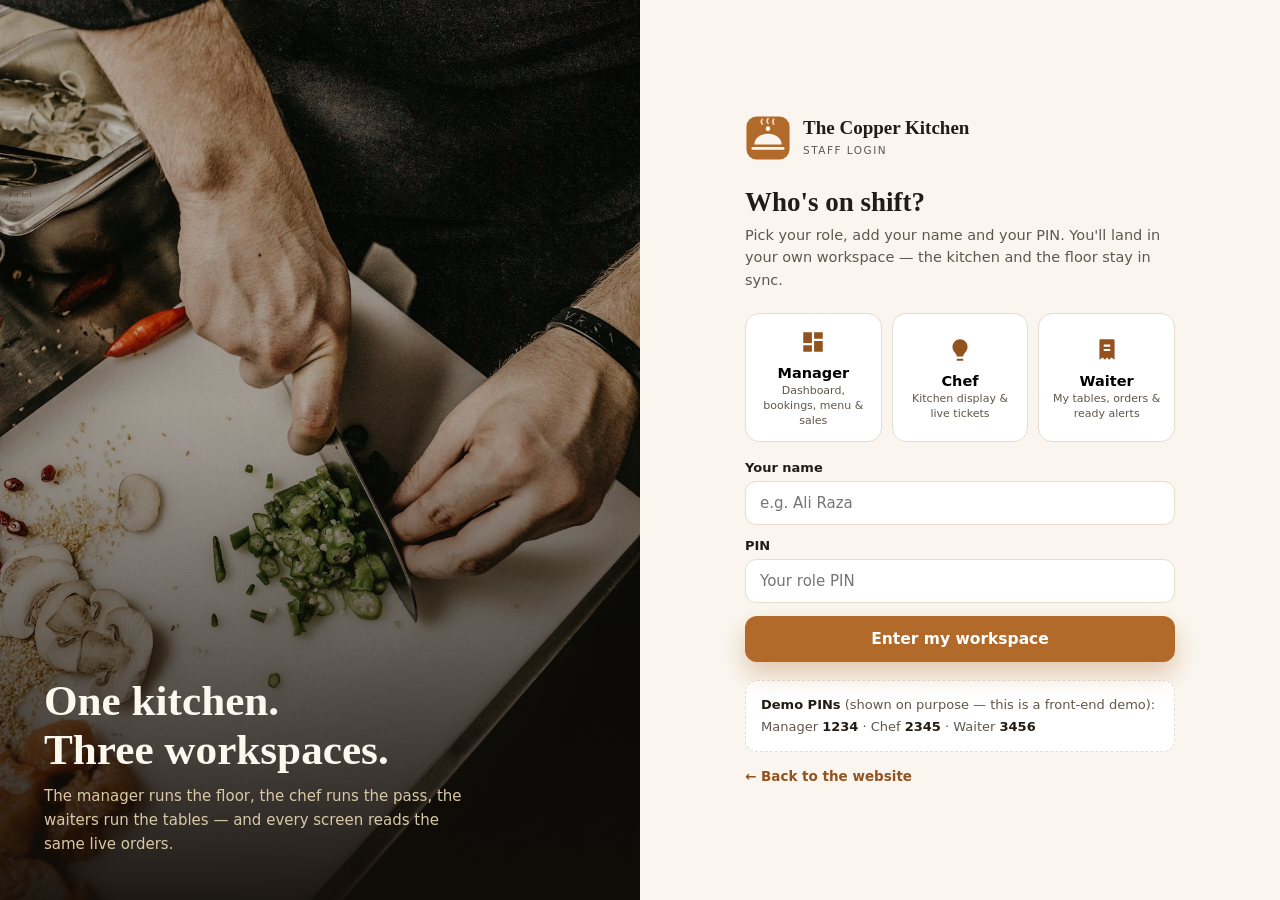
<file: reports.html>
<!DOCTYPE html>
<html lang="en">
<head>
<meta charset="UTF-8">
<meta name="viewport" content="width=device-width, initial-scale=1.0">
<link rel="icon" type="image/svg+xml" href="assets/logo.svg">
<title>Reports — Copper Kitchen Manager</title>
<link rel="stylesheet" href="css/manager.css">
<link rel="stylesheet" href="css/staff.css">
</head>
<body data-requires="manager">
<div class="layout">
  <aside class="sidebar">
    <a class="brand" href="index.html"><span class="brand-mark"><img src="assets/logo.svg" alt="The Copper Kitchen logo"></span><span class="brand-name">The Copper Kitchen<small>Manager System</small></span></a>
    <span class="nav-label">Run the floor</span>
    <a class="nav-item" href="manager.html"><svg viewBox="0 0 24 24"><path d="M3 13h8V3H3v10zm0 8h8v-6H3v6zm10 0h8V11h-8v10zm0-18v6h8V3h-8z"/></svg>Dashboard</a>
    <a class="nav-item" href="orders.html"><svg viewBox="0 0 24 24"><path d="M4 4h16a1 1 0 0 1 1 1v3H3V5a1 1 0 0 1 1-1zm-1 6h18v9a1 1 0 0 1-1 1H4a1 1 0 0 1-1-1v-9z"/></svg>Tables &amp; Orders</a>
    <a class="nav-item" href="bookings.html"><svg viewBox="0 0 24 24"><path d="M7 2v2H5a2 2 0 0 0-2 2v14a2 2 0 0 0 2 2h14a2 2 0 0 0 2-2V6a2 2 0 0 0-2-2h-2V2h-2v2H9V2H7zm12 18H5V9h14v11z"/></svg>Bookings<span class="nav-badge" data-booking-badge hidden></span></a>
    <span class="nav-label">Manage</span>
    <a class="nav-item" href="menu-editor.html"><svg viewBox="0 0 24 24"><path d="M4 3h16a1 1 0 0 1 1 1v16a1 1 0 0 1-1 1H4a1 1 0 0 1-1-1V4a1 1 0 0 1-1-1zm3 4v2h10V7H7zm0 4v2h10v-2H7zm0 4v2h7v-2H7z"/></svg>Menu Editor</a>
    <a class="nav-item" href="sales.html"><svg viewBox="0 0 24 24"><path d="M6 2h12a1 1 0 0 1 1 1v18l-3-2-2 2-2-2-2 2-2-2-3 2V3a1 1 0 0 1 1-1zm3 5v2h6V7H9zm0 4v2h6v-2H9z"/></svg>Sales History</a>
    <a class="nav-item is-active" href="reports.html"><svg viewBox="0 0 24 24"><path d="M4 20V10h3v10H4zm6.5 0V4h3v16h-3zM17 20v-7h3v7h-3z"/></svg>Reports</a>
    <span class="nav-label">Staff</span>
    <a class="nav-item" href="shifts.html"><svg viewBox="0 0 24 24"><path d="M4 4h16v2H4v-2zm0 5h16v2H4v-2zm0 5h10v2H4v-2z"/></svg>Staff Rota</a>
    <a class="nav-item" href="chef.html"><svg viewBox="0 0 24 24"><path d="M12 2a7 7 0 0 1 7 7c0 2.4-1.2 4.2-2.6 5.7-.9 1-1.4 2-1.4 3.3H9c0-1.3-.5-2.3-1.4-3.3C6.2 13.2 5 11.4 5 9a7 7 0 0 1 7-7zM9 20h6v2H9z"/></svg>Kitchen Display</a>
    <a class="nav-item" href="waiter.html"><svg viewBox="0 0 24 24"><path d="M6 2h12a1 1 0 0 1 1 1v18l-3-2-2 2-2-2-2 2-2-2-3 2V3a1 1 0 0 1 1-1zm3 5v2h6V7H9zm0 4v2h6v-2H9z"/></svg>Waiter Floor</a>
    <span class="nav-label">Guest side</span>
    <a class="nav-item" href="menu.html"><svg viewBox="0 0 24 24"><path d="M12 2a10 10 0 1 0 0 20 10 10 0 0 0 0-20zm1 5h-2v6l5.2 3.1 1-1.7-4.2-2.5V7z"/></svg>Guest Menu</a>
    <a class="nav-item" href="booking.html"><svg viewBox="0 0 24 24"><path d="M12 12.7A4.7 4.7 0 1 1 12 3.3a4.7 4.7 0 0 1 0 9.4zM12 14c3.9 0 9 2 9 4.5V21H3v-2.5C3 16 8.1 14 12 14z"/></svg>Guest Booking</a>
    <div id="staff-slot"></div>
    <p class="sidebar-foot">The numbers behind the kitchen — what sold, when, and what to cook more of.<br><a href="index.html">← Back to the website</a></p>
  </aside>

  <main class="main">
    <div class="page-head">
      <div><h1>Reports</h1><p class="sub">The last 14 days at a glance — revenue, best sellers and where the money comes from.</p></div>
      <button class="btn btn-primary" id="export-csv">Download 14-day CSV</button>
    </div>
    <div class="stats-grid">
      <div class="stat-card"><span class="k">Revenue · last 14 days</span><div class="v" id="rp-revenue">Rs 0</div><span class="n" id="rp-revenue-n">0 bills closed</span></div>
      <div class="stat-card"><span class="k">Average bill</span><div class="v" id="rp-avg">Rs 0</div><span class="n">per closed bill</span></div>
      <div class="stat-card"><span class="k">Best day</span><div class="v" id="rp-best">—</div><span class="n" id="rp-best-n">in the last 14 days</span></div>
      <div class="stat-card"><span class="k">Top category</span><div class="v" id="rp-cat" style="font-size:24px">—</div><span class="n" id="rp-cat-n">by revenue</span></div>
    </div>
    <div class="card" style="margin-bottom:22px">
      <h2 style="margin:0 0 4px">Revenue by day</h2>
      <p class="empty" style="padding:0">Closed bills only — a day with no bills shows an empty bar.</p>
      <div class="bars" id="rp-bars"></div>
    </div>
    <div style="display:grid;grid-template-columns:1fr 1fr;gap:22px" class="report-cols">
      <div class="card">
        <h2 style="margin:0 0 4px">Revenue by category</h2>
        <p class="empty" style="padding:0">Which part of the menu earns the most.</p>
        <div class="table-scroll">
        <table class="sales-table">
          <thead><tr><th>Category</th><th>Dishes sold</th><th>Revenue</th><th>Share</th></tr></thead>
          <tbody id="rp-cat-body"></tbody>
        </table>
        </div>
        <p class="empty" id="rp-cat-empty" hidden>No closed bills yet — close a bill and the categories fill in.</p>
      </div>
      <div class="card">
        <h2 style="margin:0 0 4px">Best sellers</h2>
        <p class="empty" style="padding:0">Most-ordered dishes across all closed bills.</p>
        <ol class="top-list" id="rp-top"></ol>
        <p class="empty" id="rp-top-empty" hidden>No closed bills yet.</p>
      </div>
    </div>
  </main>
</div>
<div class="toast" id="toast" role="status"></div>
<script src="js/store.js"></script>
<script src="js/auth.js"></script>
<script src="js/manager-common.js"></script>
<script src="js/reports.js"></script>
</body>
</html>
</file>
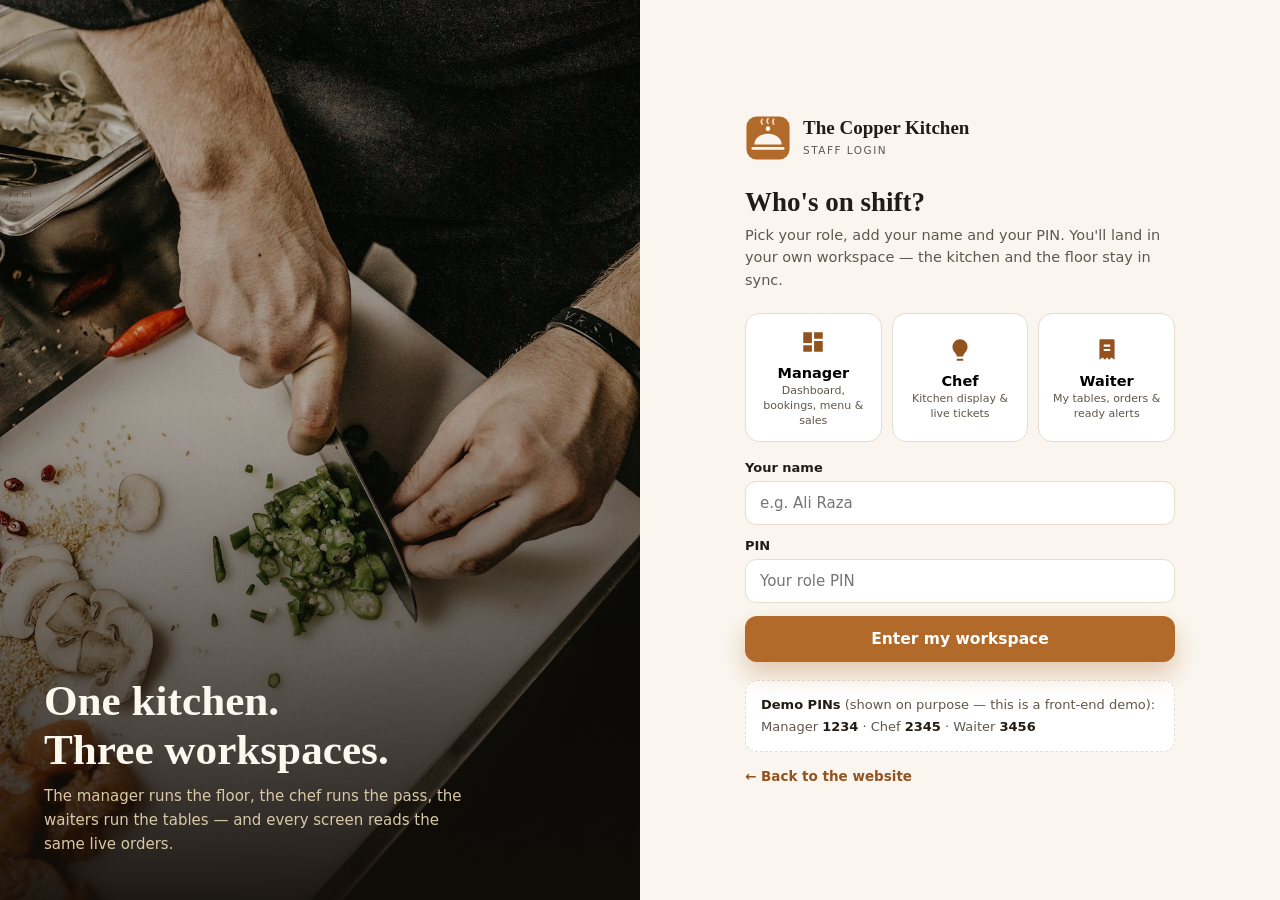
<file: sales.html>
<!DOCTYPE html>
<html lang="en">
<head>
<meta charset="UTF-8">
<meta name="viewport" content="width=device-width, initial-scale=1.0">
<link rel="icon" type="image/svg+xml" href="assets/logo.svg">
<title>Sales History — Copper Kitchen Manager</title>
<link rel="stylesheet" href="css/manager.css">
<link rel="stylesheet" href="css/staff.css">
</head>
<body data-requires="manager">
<div class="layout">
  <aside class="sidebar">
    <a class="brand" href="index.html"><span class="brand-mark"><img src="assets/logo.svg" alt="The Copper Kitchen logo"></span><span class="brand-name">The Copper Kitchen<small>Manager System</small></span></a>
    <span class="nav-label">Run the floor</span>
    <a class="nav-item" href="manager.html"><svg viewBox="0 0 24 24"><path d="M3 13h8V3H3v10zm0 8h8v-6H3v6zm10 0h8V11h-8v10zm0-18v6h8V3h-8z"/></svg>Dashboard</a>
    <a class="nav-item" href="orders.html"><svg viewBox="0 0 24 24"><path d="M4 4h16a1 1 0 0 1 1 1v3H3V5a1 1 0 0 1 1-1zm-1 6h18v9a1 1 0 0 1-1 1H4a1 1 0 0 1-1-1v-9z"/></svg>Tables &amp; Orders</a>
    <a class="nav-item" href="bookings.html"><svg viewBox="0 0 24 24"><path d="M7 2v2H5a2 2 0 0 0-2 2v14a2 2 0 0 0 2 2h14a2 2 0 0 0 2-2V6a2 2 0 0 0-2-2h-2V2h-2v2H9V2H7zm12 18H5V9h14v11z"/></svg>Bookings<span class="nav-badge" data-booking-badge hidden></span></a>
    <span class="nav-label">Manage</span>
    <a class="nav-item" href="menu-editor.html"><svg viewBox="0 0 24 24"><path d="M4 3h16a1 1 0 0 1 1 1v16a1 1 0 0 1-1 1H4a1 1 0 0 1-1-1V4a1 1 0 0 1 1-1zm3 4v2h10V7H7zm0 4v2h10v-2H7zm0 4v2h7v-2H7z"/></svg>Menu Editor</a>
    <a class="nav-item is-active" href="sales.html"><svg viewBox="0 0 24 24"><path d="M6 2h12a1 1 0 0 1 1 1v18l-3-2-2 2-2-2-2 2-2-2-3 2V3a1 1 0 0 1 1-1zm3 5v2h6V7H9zm0 4v2h6v-2H9z"/></svg>Sales History</a>
    <a class="nav-item" href="reports.html"><svg viewBox="0 0 24 24"><path d="M4 20V10h3v10H4zm6.5 0V4h3v16h-3zM17 20v-7h3v7h-3z"/></svg>Reports</a>
    <span class="nav-label">Staff</span>
    <a class="nav-item" href="shifts.html"><svg viewBox="0 0 24 24"><path d="M4 4h16v2H4v-2zm0 5h16v2H4v-2zm0 5h10v2H4v-2z"/></svg>Staff Rota</a>
    <a class="nav-item" href="chef.html"><svg viewBox="0 0 24 24"><path d="M12 2a7 7 0 0 1 7 7c0 2.4-1.2 4.2-2.6 5.7-.9 1-1.4 2-1.4 3.3H9c0-1.3-.5-2.3-1.4-3.3C6.2 13.2 5 11.4 5 9a7 7 0 0 1 7-7zM9 20h6v2H9z"/></svg>Kitchen Display</a>
    <a class="nav-item" href="waiter.html"><svg viewBox="0 0 24 24"><path d="M6 2h12a1 1 0 0 1 1 1v18l-3-2-2 2-2-2-2 2-2-2-3 2V3a1 1 0 0 1 1-1zm3 5v2h6V7H9zm0 4v2h6v-2H9z"/></svg>Waiter Floor</a>
    <span class="nav-label">Guest side</span>
    <a class="nav-item" href="menu.html"><svg viewBox="0 0 24 24"><path d="M12 2a10 10 0 1 0 0 20 10 10 0 0 0 0-20zm1 5h-2v6l5.2 3.1 1-1.7-4.2-2.5V7z"/></svg>Guest Menu</a>
    <a class="nav-item" href="booking.html"><svg viewBox="0 0 24 24"><path d="M12 12.7A4.7 4.7 0 1 1 12 3.3a4.7 4.7 0 0 1 0 9.4zM12 14c3.9 0 9 2 9 4.5V21H3v-2.5C3 16 8.1 14 12 14z"/></svg>Guest Booking</a>
    <div id="staff-slot"></div>
    <p class="sidebar-foot">Every closed bill, kept. Export for your accountant any time.<br><a href="index.html">← Back to the website</a></p>
  </aside>

  <main class="main">
    <div class="page-head">
      <div><h1>Sales history</h1><p class="sub">Filter by day, check the totals, download the lot as a spreadsheet.</p></div>
      <button class="btn btn-primary" id="export-csv">Download CSV</button>
    </div>
    <div class="toolbar">
      <div class="field" style="margin:0"><label for="sales-date">Day</label><input type="date" id="sales-date" style="width:auto"></div>
      <button class="btn btn-ghost" id="show-all">Show all days</button>
    </div>
    <div class="card" style="padding:8px 22px">
      <div class="table-scroll">
      <table class="sales-table">
        <thead><tr><th>Bill</th><th>When</th><th>Table</th><th>Items</th><th>Discount</th><th>Total</th></tr></thead>
        <tbody id="sales-body"></tbody>
        <tfoot><tr><td colspan="5">Total</td><td id="sales-total">Rs 0</td></tr></tfoot>
      </table>
      </div>
      <p class="empty" id="sales-empty" hidden>No bills for this selection yet.</p>
    </div>
  </main>
</div>
<div class="toast" id="toast" role="status"></div>
<script src="js/store.js"></script>
<script src="js/auth.js"></script>
<script src="js/manager-common.js"></script>
<script src="js/sales.js"></script>
</body>
</html>
</file>
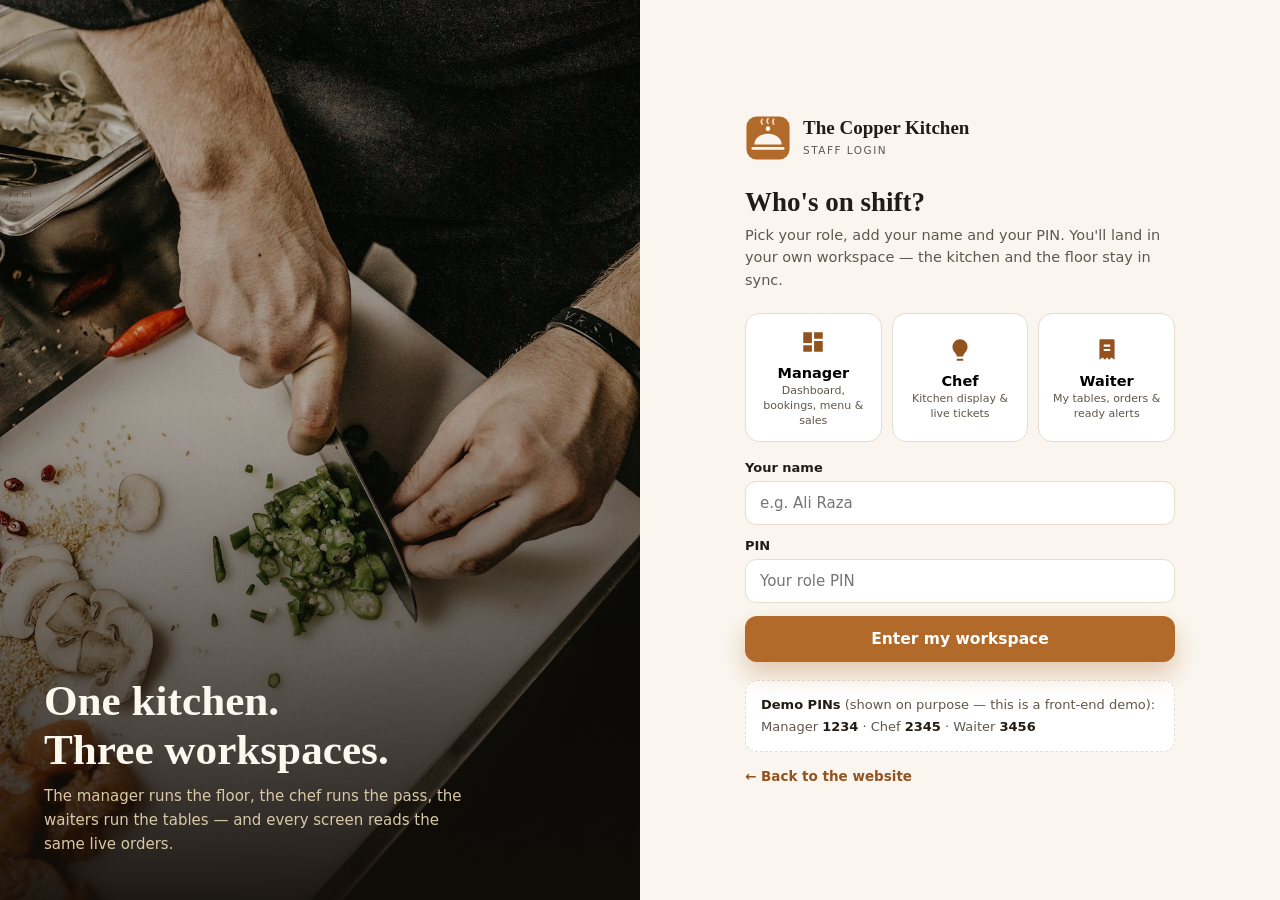
<file: shifts.html>
<!DOCTYPE html>
<html lang="en">
<head>
<meta charset="UTF-8">
<meta name="viewport" content="width=device-width, initial-scale=1.0">
<link rel="icon" type="image/svg+xml" href="assets/logo.svg">
<title>Staff Rota — Copper Kitchen Manager</title>
<link rel="stylesheet" href="css/manager.css">
<link rel="stylesheet" href="css/staff.css">
</head>
<body data-requires="manager">
<div class="layout">
  <aside class="sidebar">
    <a class="brand" href="index.html"><span class="brand-mark"><img src="assets/logo.svg" alt="The Copper Kitchen logo"></span><span class="brand-name">The Copper Kitchen<small>Manager System</small></span></a>
    <span class="nav-label">Run the floor</span>
    <a class="nav-item" href="manager.html"><svg viewBox="0 0 24 24"><path d="M3 13h8V3H3v10zm0 8h8v-6H3v6zm10 0h8V11h-8v10zm0-18v6h8V3h-8z"/></svg>Dashboard</a>
    <a class="nav-item" href="orders.html"><svg viewBox="0 0 24 24"><path d="M4 4h16a1 1 0 0 1 1 1v3H3V5a1 1 0 0 1 1-1zm-1 6h18v9a1 1 0 0 1-1 1H4a1 1 0 0 1-1-1v-9z"/></svg>Tables &amp; Orders</a>
    <a class="nav-item" href="bookings.html"><svg viewBox="0 0 24 24"><path d="M7 2v2H5a2 2 0 0 0-2 2v14a2 2 0 0 0 2 2h14a2 2 0 0 0 2-2V6a2 2 0 0 0-2-2h-2V2h-2v2H9V2H7zm12 18H5V9h14v11z"/></svg>Bookings<span class="nav-badge" data-booking-badge hidden></span></a>
    <span class="nav-label">Manage</span>
    <a class="nav-item" href="menu-editor.html"><svg viewBox="0 0 24 24"><path d="M4 3h16a1 1 0 0 1 1 1v16a1 1 0 0 1-1 1H4a1 1 0 0 1-1-1V4a1 1 0 0 1-1-1zm3 4v2h10V7H7zm0 4v2h10v-2H7zm0 4v2h7v-2H7z"/></svg>Menu Editor</a>
    <a class="nav-item" href="sales.html"><svg viewBox="0 0 24 24"><path d="M6 2h12a1 1 0 0 1 1 1v18l-3-2-2 2-2-2-2 2-2-2-3 2V3a1 1 0 0 1 1-1zm3 5v2h6V7H9zm0 4v2h6v-2H9z"/></svg>Sales History</a>
    <a class="nav-item" href="reports.html"><svg viewBox="0 0 24 24"><path d="M4 20V10h3v10H4zm6.5 0V4h3v16h-3zM17 20v-7h3v7h-3z"/></svg>Reports</a>
    <span class="nav-label">Staff</span>
    <a class="nav-item is-active" href="shifts.html"><svg viewBox="0 0 24 24"><path d="M4 4h16v2H4v-2zm0 5h16v2H4v-2zm0 5h10v2H4v-2z"/></svg>Staff Rota</a>
    <a class="nav-item" href="chef.html"><svg viewBox="0 0 24 24"><path d="M12 2a7 7 0 0 1 7 7c0 2.4-1.2 4.2-2.6 5.7-.9 1-1.4 2-1.4 3.3H9c0-1.3-.5-2.3-1.4-3.3C6.2 13.2 5 11.4 5 9a7 7 0 0 1 7-7zM9 20h6v2H9z"/></svg>Kitchen Display</a>
    <a class="nav-item" href="waiter.html"><svg viewBox="0 0 24 24"><path d="M6 2h12a1 1 0 0 1 1 1v18l-3-2-2 2-2-2-2 2-2-2-3 2V3a1 1 0 0 1 1-1zm3 5v2h6V7H9zm0 4v2h6v-2H9z"/></svg>Waiter Floor</a>
    <span class="nav-label">Guest side</span>
    <a class="nav-item" href="menu.html"><svg viewBox="0 0 24 24"><path d="M12 2a10 10 0 1 0 0 20 10 10 0 0 0 0-20zm1 5h-2v6l5.2 3.1 1-1.7-4.2-2.5V7z"/></svg>Guest Menu</a>
    <a class="nav-item" href="booking.html"><svg viewBox="0 0 24 24"><path d="M12 12.7A4.7 4.7 0 1 1 12 3.3a4.7 4.7 0 0 1 0 9.4zM12 14c3.9 0 9 2 9 4.5V21H3v-2.5C3 16 8.1 14 12 14z"/></svg>Guest Booking</a>
    <div id="staff-slot"></div>
    <p class="sidebar-foot">Who is on shift, and when — plan the week so the floor is never short-handed.<br><a href="index.html">← Back to the website</a></p>
  </aside>

  <main class="main">
    <div class="page-head">
      <div><h1>Staff rota</h1><p class="sub">Assign shifts, spot the gaps, and keep the week's hours fair across the team.</p></div>
      <button class="btn btn-ghost" id="rota-today">Back to today</button>
    </div>
    <div class="stats-grid">
      <div class="stat-card"><span class="k">On shift</span><div class="v" id="rt-count">0</div><span class="n" id="rt-count-n">on this day</span></div>
      <div class="stat-card"><span class="k">Hours rostered</span><div class="v" id="rt-hours">0 h</div><span class="n" id="rt-hours-n">on this day</span></div>
      <div class="stat-card"><span class="k">Not rostered</span><div class="v" id="rt-off">0</div><span class="n" id="rt-off-n">staff with no shift this day</span></div>
      <div class="stat-card"><span class="k">Week total</span><div class="v" id="rt-week">0 h</div><span class="n" id="rt-week-n">Monday to Sunday</span></div>
    </div>

    <div class="card" style="margin-bottom:22px">
      <div class="toolbar" style="margin-bottom:0">
        <div class="field" style="min-width:220px">
          <label for="rota-date">Rota day</label>
          <input type="date" id="rota-date">
        </div>
        <div class="field" style="align-self:flex-end">
          <button class="btn btn-ghost" id="rota-prev" type="button">← Previous day</button>
          <button class="btn btn-ghost" id="rota-next" type="button">Next day →</button>
        </div>
      </div>
      <div class="table-scroll" style="margin-top:16px">
        <table class="sales-table">
          <thead><tr><th>Staff</th><th>Role</th><th>Shift</th><th>Hours</th><th></th></tr></thead>
          <tbody id="rt-body"></tbody>
        </table>
      </div>
      <p class="empty" id="rt-empty" hidden>Nobody rostered for this day yet — assign a shift below.</p>
    </div>

    <div style="display:grid;grid-template-columns:1fr 1fr;gap:22px" class="report-cols">
      <div class="card">
        <h2 style="margin:0 0 4px">Assign a shift</h2>
        <p class="empty" style="padding:0">A shift cannot overlap one the same person already works that day.</p>
        <form id="shift-form" class="rota-form" style="margin-top:14px">
          <div class="field full">
            <label for="shift-staff">Staff member</label>
            <select id="shift-staff"></select>
          </div>
          <div class="field">
            <label for="shift-start">Start</label>
            <input type="time" id="shift-start" value="10:00" required>
          </div>
          <div class="field">
            <label for="shift-end">End</label>
            <input type="time" id="shift-end" value="18:00" required>
          </div>
          <p class="hint full" id="shift-error" role="alert"></p>
          <div class="full"><button class="btn btn-primary" type="submit">Add to the rota</button></div>
        </form>
      </div>
      <div class="card">
        <h2 style="margin:0 0 4px">This week</h2>
        <p class="empty" style="padding:0" id="rt-week-label">Hours per person, Monday to Sunday.</p>
        <div id="rt-week-list"></div>
      </div>
    </div>
  </main>
</div>
<div class="toast" id="toast" role="status"></div>
<script src="js/store.js"></script>
<script src="js/auth.js"></script>
<script src="js/manager-common.js"></script>
<script src="js/shifts.js"></script>
</body>
</html>
</file>
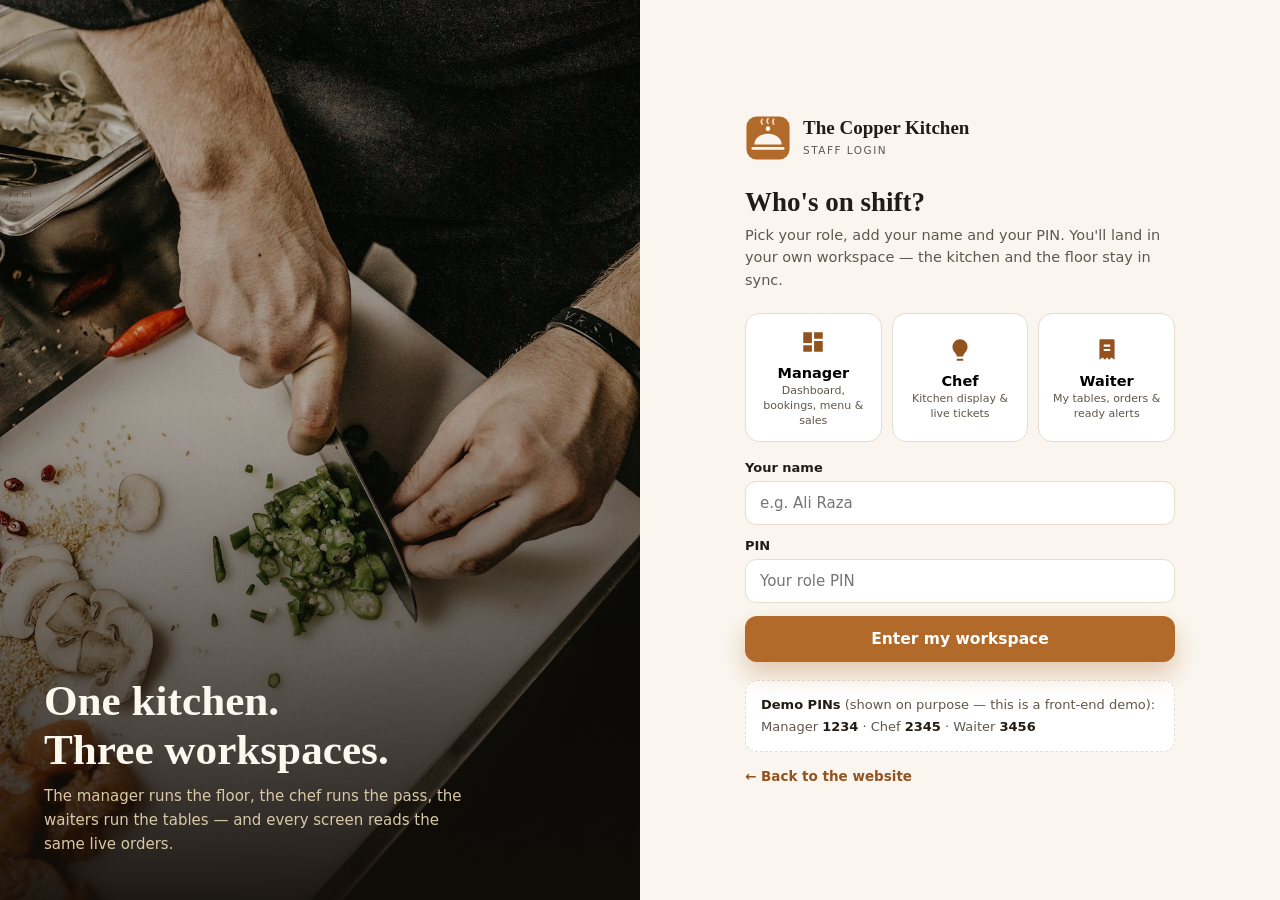
<file: waiter.html>
<!DOCTYPE html>
<html lang="en">
<head>
<meta charset="UTF-8">
<meta name="viewport" content="width=device-width, initial-scale=1.0">
<link rel="icon" type="image/svg+xml" href="assets/logo.svg">
<title>Waiter Floor — The Copper Kitchen</title>
<link rel="stylesheet" href="css/manager.css">
<link rel="stylesheet" href="css/staff.css">
</head>
<body data-requires="staff">
<div class="layout">
  <aside class="sidebar">
    <a class="brand" href="index.html"><span class="brand-mark"><img src="assets/logo.svg" alt="The Copper Kitchen logo"></span><span class="brand-name">The Copper Kitchen<small>Waiter System</small></span></a>
    <span class="nav-label">My shift</span>
    <a class="nav-item is-active" href="waiter.html"><svg viewBox="0 0 24 24"><path d="M6 2h12a1 1 0 0 1 1 1v18l-3-2-2 2-2-2-2 2-2-2-3 2V3a1 1 0 0 1 1-1zm3 5v2h6V7H9zm0 4v2h6v-2H9z"/></svg>My Floor</a>
    <span class="nav-label">Staff</span>
    <a class="nav-item" href="chef.html"><svg viewBox="0 0 24 24"><path d="M12 2a7 7 0 0 1 7 7c0 2.4-1.2 4.2-2.6 5.7-.9 1-1.4 2-1.4 3.3H9c0-1.3-.5-2.3-1.4-3.3C6.2 13.2 5 11.4 5 9a7 7 0 0 1 7-7zM9 20h6v2H9z"/></svg>Kitchen Display</a>
    <a class="nav-item" href="manager.html"><svg viewBox="0 0 24 24"><path d="M3 13h8V3H3v10zm0 8h8v-6H3v6zm10 0h8V11h-8v10zm0-18v6h8V3h-8z"/></svg>Manager System</a>
    <span class="nav-label">Guest side</span>
    <a class="nav-item" href="menu.html"><svg viewBox="0 0 24 24"><path d="M12 2a10 10 0 1 0 0 20 10 10 0 0 0 0-20zm1 5h-2v6l5.2 3.1 1-1.7-4.2-2.5V7z"/></svg>Guest Menu</a>
    <div id="staff-slot"></div>
    <p class="sidebar-foot">Adding a dish sends it to the kitchen instantly. When the chef marks it ready, your table lights up green.<br><a href="index.html">← Back to the website</a></p>
  </aside>

  <main class="main">
    <div class="page-head">
      <div><h1 id="waiter-title">My floor</h1><p class="sub">Pick a table, take the order — the kitchen sees it the second you add a dish.</p></div>
    </div>
    <div class="card is-alert" id="ready-alert" hidden style="margin-bottom:15px;border-color:#bfe0c9;background:#f4faf5"></div>
    <section class="card" id="online-card" style="margin-bottom:15px" hidden>
      <h2>Online orders <span class="nav-badge" id="online-badge" style="float:none;vertical-align:2px"></span></h2>
      <div id="online-list"></div>
    </section>
    <div class="orders-grid">
      <section class="card"><h2>Tables</h2><div class="tables-grid" id="tables-grid"></div></section>
      <section class="card" id="order-panel"></section>
    </div>
  </main>
</div>
<div class="toast" id="toast" role="status"></div>
<script src="js/store.js"></script>
<script src="js/auth.js"></script>
<script src="js/manager-common.js"></script>
<script src="js/waiter.js"></script>
</body>
</html>
</file>
<file: css/customer.css>
/* The Copper Kitchen — customer pages (menu, booking)
   Warm, editorial, photo-led. Shares the brand with the landing page. */

:root {
  --ink: #221c15; --ink-soft: #5f574c; --paper: #faf6ef; --surface: #fff;
  --line: #e7ddcd; --copper: #b26a2b; --copper-dark: #93531f; --amber-bg: #f6e8d8;
  --green: #2e7d46; --ease: cubic-bezier(0.22, 1, 0.36, 1);
}
* { box-sizing: border-box; }
body { margin: 0; font-family: "Segoe UI", system-ui, -apple-system, Arial, sans-serif; background: var(--paper); color: var(--ink); -webkit-font-smoothing: antialiased; }
h1, h2, h3 { font-family: Georgia, "Times New Roman", serif; font-weight: 600; margin: 0; }
a { color: inherit; }

/* Top bar */
.topbar {
  position: sticky; top: 0; z-index: 50; display: flex; align-items: center; justify-content: space-between;
  gap: 18px; padding: 14px 30px; background: rgba(250,246,239,0.9); backdrop-filter: blur(12px);
  border-bottom: 1px solid var(--line);
}
.brand { display: flex; align-items: center; gap: 11px; text-decoration: none; }
.brand-mark { width: 40px; height: 40px; border-radius: 11px; overflow: hidden; box-shadow: 0 8px 18px rgba(178,106,43,0.35); }
.brand-mark img { width: 100%; height: 100%; display: block; }
.brand-text { font-family: Georgia, serif; font-size: 16px; line-height: 1.1; }
.brand-text small { display: block; font-size: 10px; letter-spacing: 1.2px; text-transform: uppercase; color: var(--ink-soft); margin-top: 2px; font-family: "Segoe UI", sans-serif; }
.topnav { display: flex; gap: 24px; align-items: center; }
.topnav a { text-decoration: none; font-size: 14.5px; font-weight: 600; color: var(--ink-soft); }
.topnav a:hover, .topnav a.is-here { color: var(--copper-dark); }
.btn { display: inline-flex; align-items: center; gap: 8px; border-radius: 11px; padding: 11px 20px; font-weight: 700; font-size: 14.5px; text-decoration: none; border: 1.5px solid transparent; cursor: pointer; transition: transform 0.2s var(--ease), background 0.25s, box-shadow 0.25s; font-family: inherit; }
.btn:active { transform: scale(0.97); }
.btn-primary { background: var(--copper); color: #fff; box-shadow: 0 10px 24px rgba(178,106,43,0.32); }
.btn-primary:hover { background: var(--copper-dark); transform: translateY(-2px); }
.btn-outline { border-color: var(--ink); background: transparent; color: var(--ink); }
.btn-outline:hover { background: var(--ink); color: #fff; }
.btn-lg { padding: 14px 26px; font-size: 15.5px; }

/* Page hero */
.page-hero { position: relative; overflow: hidden; }
.page-hero img.bg { position: absolute; inset: 0; width: 100%; height: 100%; object-fit: cover; }
.page-hero .shade { position: absolute; inset: 0; background: linear-gradient(to top, rgba(20,15,10,0.88), rgba(20,15,10,0.35) 60%, rgba(20,15,10,0.15)); }
.page-hero-inner { position: relative; max-width: 1100px; margin: 0 auto; padding: 92px 30px 56px; color: #fdf8ee; }
.page-hero h1 { font-size: clamp(2.2rem, 4.6vw, 3.4rem); line-height: 1.06; }
.page-hero p { color: #e8dcc4; font-size: 16.5px; line-height: 1.6; max-width: 540px; margin: 14px 0 0; }
.eyebrow { font-size: 12px; font-weight: 800; letter-spacing: 2.2px; text-transform: uppercase; color: #e0a05e; margin: 0 0 14px; display: inline-flex; align-items: center; gap: 10px; }
.eyebrow::before { content: ""; width: 32px; height: 2px; background: var(--copper); }

.wrap { max-width: 1100px; margin: 0 auto; padding: 44px 30px 70px; }

/* Category chips */
.chips { display: flex; gap: 9px; flex-wrap: wrap; margin-bottom: 30px; }
.chip { border: 1.5px solid var(--line); background: var(--surface); border-radius: 999px; padding: 9px 18px; font-size: 14px; font-weight: 700; cursor: pointer; font-family: inherit; color: var(--ink-soft); transition: all 0.2s var(--ease); }
.chip:hover { border-color: var(--copper); color: var(--copper-dark); transform: translateY(-1px); }
.chip.is-on { background: var(--copper); border-color: var(--copper); color: #fff; box-shadow: 0 8px 18px rgba(178,106,43,0.3); }

/* Dish cards */
.dish-grid { display: grid; grid-template-columns: repeat(2, 1fr); gap: 16px; }
.dish-card { background: var(--surface); border: 1px solid var(--line); border-radius: 16px; overflow: hidden; display: grid; grid-template-columns: 168px 1fr; transition: transform 0.3s var(--ease), box-shadow 0.3s; animation: rise 0.6s var(--ease) both; }
.dish-card:hover { transform: translateY(-4px); box-shadow: 0 20px 40px rgba(34,28,21,0.12); }
.dish-card .ph { min-height: 100%; }
.dish-card .ph img { width: 100%; height: 100%; object-fit: cover; display: block; transition: transform 0.6s var(--ease); }
.dish-card:hover .ph img { transform: scale(1.07); }
.dish-card .ph-fallback { height: 100%; min-height: 132px; display: grid; place-items: center; background: var(--amber-bg); font-family: Georgia, serif; font-size: 30px; color: var(--copper-dark); }
.dish-body { padding: 18px 20px; display: flex; flex-direction: column; gap: 6px; }
.dish-body h3 { font-size: 18px; }
.dish-cat { font-size: 11px; font-weight: 800; letter-spacing: 1.4px; text-transform: uppercase; color: var(--copper-dark); }
.dish-desc { color: var(--ink-soft); font-size: 13.8px; line-height: 1.55; margin: 0; flex: 1; }
.dish-price { font-family: Georgia, serif; font-size: 19px; }
@keyframes rise { from { opacity: 0; transform: translateY(16px); } to { opacity: 1; transform: none; } }

/* Booking layout */
.book-grid { display: grid; grid-template-columns: 1.15fr 0.85fr; gap: 22px; align-items: start; }
.panel { background: var(--surface); border: 1px solid var(--line); border-radius: 18px; padding: 28px; box-shadow: 0 14px 34px rgba(34,28,21,0.06); }
.panel h2 { font-size: 22px; margin-bottom: 6px; }
.panel .sub { color: var(--ink-soft); font-size: 14px; margin: 0 0 20px; line-height: 1.55; }
.field { margin-bottom: 15px; }
.field label { display: block; font-size: 13px; font-weight: 700; margin-bottom: 6px; }
.field input, .field select, .field textarea {
  width: 100%; border: 1.5px solid var(--line); border-radius: 10px; padding: 11px 13px;
  font-size: 14.5px; font-family: inherit; background: #fff; color: var(--ink);
  transition: border-color 0.2s, box-shadow 0.2s;
}
.field input:focus, .field select:focus, .field textarea:focus { outline: none; border-color: var(--copper); box-shadow: 0 0 0 4px rgba(178,106,43,0.14); }
.field-row { display: grid; grid-template-columns: 1fr 1fr; gap: 13px; }
.form-error { display: none; background: #fbeae7; border: 1px solid #efc4bd; color: #8c2f22; border-radius: 10px; padding: 11px 14px; font-size: 13.5px; margin-bottom: 15px; }
.form-error.show { display: block; }

.success { text-align: center; padding: 14px 6px; }
.success .tick { width: 62px; height: 62px; margin: 0 auto 16px; border-radius: 50%; background: var(--green); color: #fff; display: grid; place-items: center; font-size: 30px; }
.success .ref { font-family: Georgia, serif; font-size: 26px; color: var(--copper-dark); letter-spacing: 1px; }

.booking-row { border: 1px solid var(--line); border-radius: 12px; padding: 14px 16px; margin-bottom: 11px; background: #fff; }
.booking-row .line1 { display: flex; justify-content: space-between; gap: 10px; align-items: center; }
.booking-row .meta { color: var(--ink-soft); font-size: 13px; margin-top: 4px; line-height: 1.5; }
.status { font-size: 11px; font-weight: 800; letter-spacing: 0.8px; text-transform: uppercase; padding: 5px 11px; border-radius: 999px; white-space: nowrap; }
.status-pending { background: #fdf0d5; color: #8a6414; }
.status-confirmed { background: #e2f0e6; color: var(--green); }
.status-seated { background: #e3ecfd; color: #2b4f9e; }
.status-cancelled { background: #fbeae7; color: #8c2f22; }
.empty-note { color: var(--ink-soft); font-size: 14px; text-align: center; padding: 18px 0; }

.footer { border-top: 1px solid var(--line); padding: 26px 30px; max-width: 1100px; margin: 0 auto; display: flex; justify-content: space-between; gap: 16px; flex-wrap: wrap; color: var(--ink-soft); font-size: 13.5px; }
.footer a { color: var(--copper-dark); font-weight: 700; text-decoration: none; }

@media (max-width: 860px) {
  .dish-grid, .book-grid { grid-template-columns: 1fr; }
  .dish-card { grid-template-columns: 132px 1fr; }
  .topnav a:not(.btn) { display: none; }
}

/* ---------- Online ordering ---------- */
.dish-foot { display: flex; align-items: center; justify-content: space-between; gap: 10px; margin-top: 6px; }
.add-btn {
  background: var(--copper); color: #fff; border: none; cursor: pointer;
  font-family: inherit; font-weight: 800; font-size: 13.5px;
  border-radius: 999px; padding: 8px 16px; transition: all 0.2s var(--ease);
  box-shadow: 0 8px 16px rgba(178,106,43,0.28);
}
.add-btn:hover { background: var(--copper-dark); transform: translateY(-1px); }
.add-btn:active { transform: scale(0.96); }
.qty-mini {
  display: inline-flex; align-items: center; gap: 2px;
  border: 1.5px solid var(--copper); border-radius: 999px; padding: 2px;
  background: #fff;
}
.qty-mini button {
  width: 26px; height: 26px; border-radius: 50%; border: none; cursor: pointer;
  background: var(--amber-bg); color: var(--copper-dark); font-size: 16px; font-weight: 800;
  display: grid; place-items: center; line-height: 1;
}
.qty-mini button:hover { background: var(--copper); color: #fff; }
.qty-mini span { min-width: 22px; text-align: center; font-weight: 800; font-size: 14px; }

.cart-bar {
  position: fixed; left: 50%; transform: translateX(-50%); bottom: 18px; z-index: 60;
  display: flex; align-items: center; gap: 18px;
  background: var(--ink); color: #fdf8ee; border: none; cursor: pointer;
  border-radius: 999px; padding: 13px 22px; font-family: inherit; font-size: 14.5px; font-weight: 700;
  box-shadow: 0 20px 44px rgba(20,15,10,0.4);
  animation: cartIn 0.4s var(--ease);
}
@keyframes cartIn { from { opacity: 0; transform: translate(-50%, 14px); } to { opacity: 1; transform: translate(-50%, 0); } }
.cart-bar-total { font-family: Georgia, serif; font-size: 17px; color: #e0a05e; }
.cart-bar-cta { color: #e0a05e; }

.order-panel { margin-top: 26px; }
.cart-line {
  display: grid; grid-template-columns: 1fr auto auto; gap: 14px; align-items: center;
  padding: 10px 0; border-bottom: 1px solid var(--line);
}
.cart-line .cl-name { font-weight: 600; font-size: 14.5px; }
.cart-line .cl-total { font-weight: 700; white-space: nowrap; }
.cart-totals { padding: 14px 0 4px; max-width: 340px; margin-left: auto; }
.cart-totals div { display: flex; justify-content: space-between; padding: 4px 0; font-size: 14.5px; color: var(--ink-soft); }
.cart-totals .grand { font-size: 17px; font-weight: 800; color: var(--ink); border-top: 1.5px solid var(--line); margin-top: 6px; padding-top: 9px; }
.type-toggle { display: flex; gap: 9px; }
.form-error {
  background: #fbeae7; color: #b3372a; border: 1px solid #efc4bd;
  border-radius: 10px; padding: 10px 13px; font-size: 13.5px; font-weight: 600;
}
.track-row { display: flex; gap: 10px; }
.track-row input {
  flex: 1; padding: 12px 14px; font-size: 15px; font-family: inherit;
  border: 1.5px solid var(--line); border-radius: 11px; background: var(--surface);
}
.track-row input:focus { outline: none; border-color: var(--copper); box-shadow: 0 0 0 4px rgba(178,106,43,0.14); }
.track-order { border: 1px solid var(--line); border-radius: 13px; padding: 15px 17px; margin-top: 13px; background: #fffdf9; }
.track-head { display: flex; justify-content: space-between; align-items: center; gap: 10px; margin-bottom: 6px; }
.track-order p { margin: 3px 0; font-size: 14px; }
.track-meta { color: var(--ink-soft); font-size: 13px !important; }
.status-chip { font-size: 11px; font-weight: 800; letter-spacing: 0.6px; text-transform: uppercase; padding: 4px 10px; border-radius: 999px; white-space: nowrap; }
.st-placed { background: #fdf0d5; color: #8a6414; }
.st-kitchen { background: #fbeae7; color: #b3372a; }
.st-ready { background: #2e7d46; color: #fff; }
.st-done { background: #e7f3ea; color: #2e7d46; }
.st-cancelled { background: #eee7da; color: #5f574c; }
body { padding-bottom: 0; }
main.wrap { padding-bottom: 110px; }

@media (max-width: 620px) {
  .topbar { padding: 12px 20px; }
  .page-hero-inner { padding: 76px 20px 44px; }
  .wrap { padding: 34px 20px 56px; }
  .panel { padding: 20px; }
  .field-row { grid-template-columns: 1fr; }
  .dish-card { grid-template-columns: 1fr; }
  .dish-card .ph { height: 150px; }
  .dish-foot { flex-wrap: wrap; }
  .cart-bar { max-width: calc(100vw - 24px); padding: 12px 16px; gap: 12px; }
  .cart-bar-total { font-size: 15.5px; }
}
</file>
<file: css/manager.css>
/* The Copper Kitchen — manager system
   One stylesheet for all five manager pages: dashboard, orders, menu
   editor, bookings inbox and sales. Warm charcoal + cream + copper. */

:root {
  --ink: #221c15; --ink-2: #171310; --ink-soft: #6d6355; --paper: #faf6ef;
  --surface: #fff; --line: #e7ddcd; --copper: #b26a2b; --copper-dark: #93531f;
  --amber-bg: #f6e8d8; --green: #2e7d46; --green-bg: #e2f0e6; --red: #b3382a;
  --red-bg: #fbeae7; --blue-bg: #e3ecfd; --blue: #2b4f9e;
  --shadow: 0 14px 34px rgba(34,28,21,0.08); --ease: cubic-bezier(0.22,1,0.36,1);
}
* { box-sizing: border-box; }
body { margin: 0; font-family: "Segoe UI", system-ui, -apple-system, Arial, sans-serif; background: var(--paper); color: var(--ink); -webkit-font-smoothing: antialiased; }
h1, h2, h3 { font-family: Georgia, "Times New Roman", serif; font-weight: 600; margin: 0; }
button { font-family: inherit; cursor: pointer; }
a { color: inherit; }

.layout { display: grid; grid-template-columns: 248px 1fr; min-height: 100vh; }

/* Sidebar */
.sidebar { background: var(--ink); color: #f3ead9; padding: 26px 18px; display: flex; flex-direction: column; gap: 6px; position: sticky; top: 0; height: 100vh; }
.brand { display: flex; gap: 11px; align-items: center; padding: 2px 8px 20px; text-decoration: none; }
.brand-mark { width: 42px; height: 42px; border-radius: 11px; overflow: hidden; flex: none; box-shadow: 0 8px 18px rgba(0,0,0,0.35); }
.brand-mark img { width: 100%; height: 100%; display: block; }
.brand-name { font-family: Georgia, serif; font-size: 16.5px; line-height: 1.15; }
.brand-name small { display: block; font-family: "Segoe UI", sans-serif; font-size: 10px; letter-spacing: 1.4px; text-transform: uppercase; color: #b8a888; margin-top: 3px; }
.nav-label { font-size: 10.5px; letter-spacing: 1.6px; text-transform: uppercase; color: #8d7f68; padding: 14px 10px 6px; }
.nav-item { display: flex; align-items: center; gap: 11px; width: 100%; text-align: left; background: none; border: none; color: #e8dcc4; font-size: 14.5px; font-weight: 600; padding: 11px 12px; border-radius: 10px; text-decoration: none; transition: background 0.2s, transform 0.2s var(--ease); position: relative; }
.nav-item svg { width: 19px; height: 19px; fill: currentColor; opacity: 0.85; flex: none; }
.nav-item:hover { background: rgba(255,255,255,0.07); transform: translateX(2px); }
.nav-item.is-active { background: var(--copper); color: #fff; box-shadow: 0 8px 18px rgba(178,106,43,0.35); }
.nav-badge { margin-left: auto; background: #fdf0d5; color: #8a6414; font-size: 11px; font-weight: 800; border-radius: 999px; padding: 2px 8px; }
.nav-item.is-active .nav-badge { background: #fff; color: var(--copper-dark); }
.sidebar-foot { margin-top: auto; font-size: 12px; color: #8d7f68; line-height: 1.6; padding: 14px 10px 2px; border-top: 1px solid rgba(255,255,255,0.09); }
.sidebar-foot a { color: #d8c9a8; }

/* Main */
.main { padding: 30px 34px 50px; min-width: 0; }
.page-head { display: flex; justify-content: space-between; align-items: flex-start; gap: 16px; margin-bottom: 24px; flex-wrap: wrap; }
.page-head h1 { font-size: 29px; }
.page-head .sub { color: var(--ink-soft); margin-top: 5px; font-size: 14.5px; }
.card { background: var(--surface); border: 1px solid var(--line); border-radius: 15px; padding: 22px; box-shadow: var(--shadow); }
.card h2 { font-size: 18.5px; margin-bottom: 15px; }

/* Buttons & fields */
.btn { border: 1.5px solid transparent; border-radius: 10px; padding: 10px 17px; font-weight: 700; font-size: 14px; transition: transform 0.18s var(--ease), background 0.2s, box-shadow 0.2s; display: inline-flex; align-items: center; gap: 7px; text-decoration: none; }
.btn:active { transform: scale(0.97); }
.btn-primary { background: var(--copper); color: #fff; box-shadow: 0 8px 18px rgba(178,106,43,0.3); }
.btn-primary:hover { background: var(--copper-dark); transform: translateY(-1px); }
.btn-ghost { background: #fff; border-color: var(--line); color: var(--ink); }
.btn-ghost:hover { border-color: var(--copper); color: var(--copper-dark); }
.btn-danger { background: #fff; border-color: #efc4bd; color: var(--red); }
.btn-danger:hover { background: var(--red-bg); }
.btn-green { background: var(--green); color: #fff; }
.btn-green:hover { filter: brightness(1.07); transform: translateY(-1px); }
.btn-sm { padding: 7px 12px; font-size: 13px; border-radius: 8px; }
input, select, textarea { border: 1.5px solid var(--line); border-radius: 10px; padding: 10px 12px; font-size: 14.5px; font-family: inherit; background: #fff; color: var(--ink); width: 100%; transition: border-color 0.2s, box-shadow 0.2s; }
input:focus, select:focus, textarea:focus { outline: none; border-color: var(--copper); box-shadow: 0 0 0 4px rgba(178,106,43,0.13); }
label { display: block; font-size: 13px; font-weight: 700; margin-bottom: 6px; }

/* Dashboard */
.stats-grid { display: grid; grid-template-columns: repeat(4, 1fr); gap: 15px; margin-bottom: 22px; }
.stat-card { background: var(--surface); border: 1px solid var(--line); border-radius: 15px; padding: 20px; box-shadow: var(--shadow); position: relative; overflow: hidden; }
.stat-card::before { content: ""; position: absolute; left: 0; top: 0; bottom: 0; width: 4px; background: var(--copper); }
.stat-card .k { font-size: 12px; font-weight: 800; letter-spacing: 1.1px; text-transform: uppercase; color: var(--ink-soft); }
.stat-card .v { font-family: Georgia, serif; font-size: 31px; margin: 7px 0 3px; }
.stat-card .n { font-size: 13px; color: var(--ink-soft); }
.stat-card.is-alert { border-color: #ecd28f; background: #fffaf0; }
.dash-grid { display: grid; grid-template-columns: 1fr 1fr; gap: 15px; }
.pop-row, .bill-row { display: flex; justify-content: space-between; gap: 12px; padding: 10px 0; border-bottom: 1px solid var(--line); font-size: 14.5px; }
.pop-row:last-child, .bill-row:last-child { border-bottom: none; }
.pop-row .qty, .bill-row .amt { font-weight: 700; white-space: nowrap; }
.bill-row .when { color: var(--ink-soft); font-size: 13px; }
.empty { color: var(--ink-soft); font-size: 14px; padding: 8px 0; line-height: 1.6; }

/* Orders */
.orders-grid { display: grid; grid-template-columns: 1.05fr 1.3fr; gap: 15px; align-items: start; }
.tables-grid { display: grid; grid-template-columns: repeat(2, 1fr); gap: 11px; }
.table-card { text-align: left; background: #fff; border: 1.5px solid var(--line); border-radius: 13px; padding: 15px; transition: all 0.22s var(--ease); width: 100%; }
.table-card:hover { transform: translateY(-2px); box-shadow: var(--shadow); }
.table-card .tname { font-family: Georgia, serif; font-size: 16.5px; display: block; }
.table-card .tseats { color: var(--ink-soft); font-size: 12.5px; }
.table-card .ttotal { display: block; margin-top: 8px; font-weight: 700; }
.table-card.is-occupied { border-color: var(--copper); background: var(--amber-bg); }
.table-card.is-selected { outline: 3px solid rgba(178,106,43,0.4); border-color: var(--copper-dark); }
.pill { font-size: 10.5px; font-weight: 800; letter-spacing: 0.7px; text-transform: uppercase; padding: 3px 9px; border-radius: 999px; float: right; }
.pill-free { background: var(--green-bg); color: var(--green); }
.pill-busy { background: #fdf0d5; color: #8a6414; }
.order-line { display: grid; grid-template-columns: 1fr auto auto; gap: 12px; align-items: center; padding: 10px 0; border-bottom: 1px solid var(--line); }
.order-line .nm { font-weight: 600; font-size: 14.5px; }
.order-line .pr { color: var(--ink-soft); font-size: 12.5px; }
.qty-ctl { display: inline-flex; align-items: center; gap: 3px; }
.qty-ctl button { width: 27px; height: 27px; border-radius: 8px; border: 1.5px solid var(--line); background: #fff; font-weight: 800; transition: all 0.15s; }
.qty-ctl button:hover { border-color: var(--copper); color: var(--copper-dark); }
.qty-ctl .q { min-width: 24px; text-align: center; font-weight: 700; }
.line-total { font-weight: 700; min-width: 74px; text-align: right; }
.bill-box { background: var(--paper); border: 1px dashed #d8cbae; border-radius: 12px; padding: 16px 18px; margin-top: 16px; }
.bill-row2 { display: flex; justify-content: space-between; font-size: 14.5px; padding: 3.5px 0; }
.bill-row2.grand { border-top: 1.5px solid var(--line); margin-top: 8px; padding-top: 10px; font-family: Georgia, serif; font-size: 19px; }
.discount-row { display: flex; align-items: center; gap: 10px; margin-top: 14px; font-size: 14px; font-weight: 600; }
.discount-row input { width: 84px; }
.add-dish-bar { display: flex; gap: 9px; margin-top: 16px; }
.add-dish-bar select { flex: 1; }

/* Menu editor */
.toolbar { display: flex; gap: 11px; flex-wrap: wrap; margin-bottom: 18px; align-items: center; }
.toolbar .search { flex: 1; min-width: 210px; }
.chips { display: flex; gap: 8px; flex-wrap: wrap; }
.chip { border: 1.5px solid var(--line); background: #fff; border-radius: 999px; padding: 8px 15px; font-size: 13.5px; font-weight: 700; color: var(--ink-soft); transition: all 0.18s; }
.chip:hover { border-color: var(--copper); color: var(--copper-dark); }
.chip.is-on { background: var(--copper); border-color: var(--copper); color: #fff; }
.menu-table { width: 100%; border-collapse: collapse; font-size: 14.5px; }
.menu-table th { text-align: left; font-size: 11.5px; letter-spacing: 1.1px; text-transform: uppercase; color: var(--ink-soft); padding: 9px 10px; border-bottom: 2px solid var(--line); }
.menu-table td { padding: 11px 10px; border-bottom: 1px solid var(--line); vertical-align: middle; }
.menu-table tr { transition: background 0.15s; }
.menu-table tbody tr:hover { background: #fdf9f1; }
.switch { position: relative; width: 42px; height: 23px; flex: none; display: inline-block; }
.switch input { opacity: 0; width: 0; height: 0; }
.switch .track { position: absolute; inset: 0; background: #d9cfba; border-radius: 999px; transition: background 0.2s; }
.switch .track::after { content: ""; position: absolute; width: 17px; height: 17px; border-radius: 50%; background: #fff; top: 3px; left: 3px; transition: transform 0.2s var(--ease); box-shadow: 0 2px 5px rgba(0,0,0,0.25); }
.switch input:checked + .track { background: var(--green); }
.switch input:checked + .track::after { transform: translateX(19px); }

/* Bookings inbox */
.booking-card { background: var(--surface); border: 1px solid var(--line); border-radius: 15px; padding: 20px 22px; box-shadow: var(--shadow); margin-bottom: 13px; display: grid; grid-template-columns: 1fr auto; gap: 14px; animation: rise 0.5s var(--ease) both; }
@keyframes rise { from { opacity: 0; transform: translateY(12px); } to { opacity: 1; transform: none; } }
.booking-card h3 { font-size: 18px; }
.booking-meta { color: var(--ink-soft); font-size: 13.8px; line-height: 1.65; margin-top: 5px; }
.booking-actions { display: flex; flex-direction: column; gap: 8px; align-items: stretch; justify-content: center; }
.status { font-size: 11px; font-weight: 800; letter-spacing: 0.8px; text-transform: uppercase; padding: 5px 11px; border-radius: 999px; white-space: nowrap; }
.status-pending { background: #fdf0d5; color: #8a6414; }
.status-confirmed { background: var(--green-bg); color: var(--green); }
.status-seated { background: var(--blue-bg); color: var(--blue); }
.status-cancelled { background: var(--red-bg); color: var(--red); }
.status-no-show { background: #f3e2d3; color: #7a4a12; }
.ref { font-family: Georgia, serif; color: var(--copper-dark); font-weight: 700; }

/* Sales */
.sales-table { width: 100%; border-collapse: collapse; font-size: 14.5px; }
.sales-table th { text-align: left; font-size: 11.5px; letter-spacing: 1.1px; text-transform: uppercase; color: var(--ink-soft); padding: 9px 10px; border-bottom: 2px solid var(--line); }
.sales-table td { padding: 11px 10px; border-bottom: 1px solid var(--line); }
.sales-table tfoot td { font-weight: 800; border-top: 2px solid var(--line); border-bottom: none; font-family: Georgia, serif; font-size: 16px; }

/* Modal + toast */
.modal-backdrop { position: fixed; inset: 0; background: rgba(23,19,16,0.55); backdrop-filter: blur(3px); display: none; place-items: center; z-index: 100; padding: 18px; }
.modal-backdrop.open { display: grid; }
.modal { background: #fff; border-radius: 17px; padding: 27px; width: 100%; max-width: 430px; box-shadow: 0 34px 70px rgba(0,0,0,0.32); animation: pop 0.32s var(--ease); }
@keyframes pop { from { opacity: 0; transform: translateY(16px) scale(0.97); } to { opacity: 1; transform: none; } }
.modal h2 { font-size: 21px; margin-bottom: 17px; }
.modal .field { margin-bottom: 14px; }
.modal-actions { display: flex; gap: 10px; justify-content: flex-end; margin-top: 20px; }
.toast { position: fixed; bottom: 24px; left: 50%; transform: translate(-50%, 80px); background: var(--ink); color: #f7efe0; padding: 13px 22px; border-radius: 12px; font-size: 14.5px; font-weight: 600; box-shadow: 0 18px 40px rgba(0,0,0,0.3); opacity: 0; transition: all 0.4s var(--ease); z-index: 200; pointer-events: none; max-width: 90vw; text-align: center; }
.toast.show { transform: translate(-50%, 0); opacity: 1; }

@media (max-width: 1020px) {
  .layout { grid-template-columns: 1fr; }
  .sidebar { position: static; height: auto; }
  .stats-grid { grid-template-columns: repeat(2, 1fr); }
  .dash-grid, .orders-grid { grid-template-columns: 1fr; }
}

/* Wide tables scroll sideways instead of breaking the page on phones */
.table-scroll { overflow-x: auto; -webkit-overflow-scrolling: touch; }
.table-scroll .menu-table, .table-scroll .sales-table { min-width: 560px; }

@media (max-width: 620px) {
  .main { padding: 22px 16px 40px; }
  .stats-grid { grid-template-columns: 1fr; }
  .stat-card .v { font-size: 27px; }
  .tables-grid { grid-template-columns: 1fr; }
  .booking-card { grid-template-columns: 1fr; }
  .booking-actions { flex-direction: row; }
  .booking-actions .btn { flex: 1; justify-content: center; }
  .card { padding: 18px; }
  .page-head h1 { font-size: 25px; }
}
@media (max-width: 1020px) {
  .sidebar { flex-direction: row; align-items: center; flex-wrap: wrap; gap: 8px; padding: 14px 16px; }
  .brand { padding: 0 4px 0 0; }
  .nav-label, .sidebar-foot { display: none; }
  .nav-item { width: auto; padding: 9px 13px; }
  .nav-badge { margin-left: 6px; }
  .staff-chip { margin-top: 0; flex: 1 1 100%; }
}

/* ---- Reports page ---- */
.bars { display: flex; align-items: flex-end; gap: 6px; height: 190px; padding-top: 18px; }
.bar-col { flex: 1; display: flex; flex-direction: column; align-items: center; justify-content: flex-end; height: 100%; min-width: 0; }
.bar { width: 100%; max-width: 34px; background: var(--copper); border-radius: 6px 6px 0 0; transition: height .5s var(--ease); }
.bar-col:hover .bar { background: var(--copper-dark); }
.bar-val { font-size: 11px; font-weight: 700; color: var(--ink-soft); white-space: nowrap; margin-bottom: 5px; }
.bar-label { font-size: 11px; color: var(--ink-soft); margin-top: 7px; white-space: nowrap; }
.top-list { list-style: none; margin: 0; padding: 0; counter-reset: top; }
.top-list li {
  counter-increment: top; display: flex; justify-content: space-between; gap: 12px;
  padding: 11px 2px; border-bottom: 1px solid var(--line); font-size: 15px;
}
.top-list li:last-child { border-bottom: 0; }
.top-list li::before {
  content: counter(top) "."; font-weight: 800; color: var(--copper); margin-right: 2px;
}
.top-list li span { flex: 1; }
@media (max-width: 860px) {
  .report-cols { grid-template-columns: 1fr !important; }
  .bar-val { display: none; }
}


/* Staff rota */
.rota-form { display: grid; grid-template-columns: 1fr 1fr; gap: 12px; }
.rota-form .full { grid-column: 1 / -1; }
.field label { display: block; font-size: 13px; font-weight: 700; color: var(--ink-soft); margin-bottom: 6px; }
.field .hint { font-size: 12.5px; color: var(--ink-soft); margin-top: 5px; }
.field .error { color: var(--red); font-weight: 700; }
.week-bar { height: 8px; background: #f1e7d6; border-radius: 999px; overflow: hidden; margin-top: 6px; }
.week-bar span { display: block; height: 100%; background: var(--copper); border-radius: 999px; transition: width .5s var(--ease); }
.week-row { padding: 11px 0; border-bottom: 1px solid var(--line); }
.week-row:last-child { border-bottom: none; }
.week-row .who { display: flex; justify-content: space-between; font-size: 14.5px; }
.week-row .who b { font-weight: 700; }
.week-row .who span { color: var(--ink-soft); }
@media (max-width: 640px) { .rota-form { grid-template-columns: 1fr; } }
</file>
<file: css/staff.css>
/* The Copper Kitchen — staff login, kitchen display & waiter extras.
   Loaded alongside manager.css on chef/waiter pages; standalone on login. */

:root {
  --ink: #221c15; --ink-2: #171310; --ink-soft: #5f574c;
  --paper: #faf6ef; --surface: #ffffff; --line: #e7ddcd;
  --copper: #b26a2b; --copper-dark: #93531f; --amber-bg: #f6e8d8;
  --green: #2e7d46; --green-bg: #e7f3ea; --red: #b3372a; --red-bg: #fbeae7;
  --ease: cubic-bezier(0.22, 1, 0.36, 1);
}

/* ---------- Staff chip (sidebar / topbar identity) ---------- */
.staff-chip {
  display: flex; align-items: center; gap: 10px;
  background: rgba(255,255,255,0.06); border: 1px solid rgba(255,255,255,0.10);
  border-radius: 12px; padding: 9px 10px; margin-top: 10px;
}
.staff-avatar {
  width: 36px; height: 36px; border-radius: 50%; flex: none;
  background: var(--copper); color: #fff; font-weight: 800; font-size: 13px;
  display: grid; place-items: center;
}
.staff-meta { line-height: 1.15; min-width: 0; }
.staff-meta strong { display: block; font-size: 13.5px; color: #fdf8ee; white-space: nowrap; overflow: hidden; text-overflow: ellipsis; }
.staff-meta small { font-size: 11px; color: #b8a888; letter-spacing: 0.6px; text-transform: uppercase; }
.staff-logout {
  margin-left: auto; flex: none; background: none; cursor: pointer;
  border: 1px solid rgba(255,255,255,0.25); color: #f3ead9;
  font-size: 12px; font-weight: 700; border-radius: 8px; padding: 6px 9px;
  transition: background 0.2s, border-color 0.2s;
}
.staff-logout:hover { background: rgba(255,255,255,0.12); border-color: rgba(255,255,255,0.45); }

/* ---------- Login page ---------- */
.login-wrap {
  min-height: 100vh; display: grid; grid-template-columns: 1fr 1fr;
}
.login-art {
  position: relative; overflow: hidden; background: var(--ink-2);
  display: flex; align-items: flex-end; padding: 44px;
}
.login-art img.bg { position: absolute; inset: 0; width: 100%; height: 100%; object-fit: cover; opacity: 0.85; }
.login-art::after {
  content: ""; position: absolute; inset: 0;
  background: linear-gradient(to top, rgba(16,12,8,0.92) 0%, rgba(16,12,8,0.15) 55%);
}
.login-art-copy { position: relative; z-index: 2; color: #fdf8ee; }
.login-art-copy h2 { font-family: Georgia, serif; font-size: clamp(1.8rem, 3.4vw, 2.7rem); line-height: 1.12; margin: 0 0 10px; }
.login-art-copy p { color: #d8c9a8; margin: 0; max-width: 420px; line-height: 1.6; font-size: 15px; }
.login-panel {
  display: flex; align-items: center; justify-content: center; padding: 40px 28px;
  background: var(--paper);
}
.login-card { width: 100%; max-width: 430px; }
.login-card .brand-row { display: flex; align-items: center; gap: 12px; margin-bottom: 26px; }
.login-card .brand-row img { width: 46px; height: 46px; border-radius: 12px; }
.login-card .brand-row strong { font-family: Georgia, serif; font-size: 19px; display: block; line-height: 1.1; }
.login-card .brand-row small { font-size: 10.5px; letter-spacing: 1.5px; text-transform: uppercase; color: var(--ink-soft); }
.login-card h1 { font-family: Georgia, serif; font-size: 27px; margin: 0 0 6px; }
.login-card .sub { color: var(--ink-soft); font-size: 14.5px; margin: 0 0 22px; line-height: 1.55; }
.role-grid { display: grid; grid-template-columns: repeat(3, 1fr); gap: 10px; margin-bottom: 18px; }
.role-card {
  border: 1.5px solid var(--line); background: var(--surface); border-radius: 14px;
  padding: 15px 10px 12px; cursor: pointer; text-align: center;
  transition: all 0.22s var(--ease); font-family: inherit;
}
.role-card:hover { transform: translateY(-2px); border-color: var(--copper); }
.role-card.is-on { border-color: var(--copper); background: var(--amber-bg); box-shadow: 0 10px 22px rgba(178,106,43,0.18); }
.role-card svg { width: 26px; height: 26px; fill: var(--copper-dark); }
.role-card strong { display: block; font-size: 14.5px; margin-top: 7px; }
.role-card small { display: block; font-size: 11px; color: var(--ink-soft); margin-top: 3px; line-height: 1.35; }
.login-field { margin-bottom: 13px; }
.login-field label { display: block; font-size: 13px; font-weight: 700; margin-bottom: 6px; }
.login-field input {
  width: 100%; box-sizing: border-box; padding: 12px 14px; font-size: 15px; font-family: inherit;
  border: 1.5px solid var(--line); border-radius: 11px; background: var(--surface);
  transition: border-color 0.2s, box-shadow 0.2s;
}
.login-field input:focus { outline: none; border-color: var(--copper); box-shadow: 0 0 0 4px rgba(178,106,43,0.15); }
.login-error {
  display: none; background: var(--red-bg); color: var(--red); border: 1px solid #efc4bd;
  border-radius: 10px; padding: 10px 13px; font-size: 13.5px; font-weight: 600; margin-bottom: 13px;
}
.login-error.show { display: block; animation: shake 0.4s; }
@keyframes shake { 0%,100% { transform: translateX(0); } 25% { transform: translateX(-5px); } 75% { transform: translateX(5px); } }
.login-btn {
  width: 100%; padding: 14px; font-size: 15.5px; border: none; cursor: pointer;
  background: var(--copper); color: #fff; border-radius: 12px; font-weight: 800; font-family: inherit;
  box-shadow: 0 12px 24px rgba(178,106,43,0.32); transition: all 0.2s var(--ease);
}
.login-btn:hover { background: var(--copper-dark); transform: translateY(-1px); }
.login-hint {
  margin-top: 18px; background: var(--surface); border: 1px dashed var(--line);
  border-radius: 12px; padding: 13px 15px; font-size: 13px; color: var(--ink-soft); line-height: 1.7;
}
.login-hint strong { color: var(--ink); }
.login-back { display: inline-block; margin-top: 16px; font-size: 13.5px; font-weight: 700; color: var(--copper-dark); text-decoration: none; }
.login-back:hover { text-decoration: underline; }
@media (max-width: 860px) {
  .login-wrap { grid-template-columns: 1fr; }
  .login-art { min-height: 240px; padding: 28px; }
}

/* ---------- Kitchen display (chef) ---------- */
.kitchen-top {
  display: flex; align-items: center; gap: 16px; flex-wrap: wrap;
  background: var(--ink); color: #f3ead9; border-radius: 15px; padding: 16px 20px; margin-bottom: 18px;
}
.kitchen-top .kt-title { font-family: Georgia, serif; font-size: 21px; }
.kitchen-top .kt-clock { font-family: Georgia, serif; font-size: 21px; color: #e0a05e; margin-left: auto; }
.kitchen-top .staff-chip { margin-top: 0; }
.kds-board { display: grid; grid-template-columns: repeat(3, 1fr); gap: 15px; align-items: start; }
.kds-col h2 { font-size: 15px; letter-spacing: 1.2px; text-transform: uppercase; display: flex; align-items: center; gap: 8px; margin: 0 0 12px; }
.kds-col h2 .cnt { background: var(--ink); color: #fff; border-radius: 999px; font-size: 12px; padding: 2px 9px; letter-spacing: 0; }
.kds-col-new h2 { color: var(--red); } .kds-col-new h2 .cnt { background: var(--red); }
.kds-col-prep h2 { color: #8a6414; } .kds-col-prep h2 .cnt { background: #b98a1e; }
.kds-col-ready h2 { color: var(--green); } .kds-col-ready h2 .cnt { background: var(--green); }
.ticket {
  background: var(--surface); border: 1.5px solid var(--line); border-radius: 14px;
  padding: 16px; margin-bottom: 12px; box-shadow: 0 8px 20px rgba(34,28,21,0.06);
  animation: ticketIn 0.45s var(--ease);
}
@keyframes ticketIn { from { opacity: 0; transform: translateY(12px) scale(0.98); } to { opacity: 1; transform: none; } }
.ticket.is-new { border-color: #efc4bd; }
.ticket.is-ready { border-color: #bfe0c9; background: #f4faf5; }
.ticket-head { display: flex; justify-content: space-between; align-items: baseline; gap: 10px; margin-bottom: 9px; }
.ticket-head .tt { font-family: Georgia, serif; font-size: 18px; }
.ticket-head .age { font-size: 12.5px; font-weight: 800; color: var(--ink-soft); white-space: nowrap; }
.ticket-head .age.late { color: var(--red); }
.ticket ul { list-style: none; margin: 0 0 11px; padding: 0; }
.ticket li { display: flex; justify-content: space-between; padding: 5px 0; border-bottom: 1px dashed var(--line); font-size: 14.5px; }
.ticket li:last-child { border-bottom: none; }
.ticket li .q { font-weight: 800; color: var(--copper-dark); }
.ticket .by { font-size: 12px; color: var(--ink-soft); margin-bottom: 11px; }
.ticket .btn { width: 100%; justify-content: center; }
.kds-empty { color: var(--ink-soft); font-size: 14px; border: 1.5px dashed var(--line); border-radius: 14px; padding: 20px; text-align: center; line-height: 1.6; }
@media (max-width: 900px) { .kds-board { grid-template-columns: 1fr; } }

/* Kitchen status pills on table cards (waiter + manager) */
.pill-kitchen-new { background: #fbeae7; color: var(--red); }
.pill-kitchen-preparing { background: #fdf0d5; color: #8a6414; }
.pill-kitchen-ready { background: var(--green); color: #fff; animation: readyPulse 1.6s infinite; }
.pill-kitchen-served { background: var(--green-bg); color: var(--green); }
@keyframes readyPulse { 0%,100% { box-shadow: 0 0 0 0 rgba(46,125,70,0.45); } 50% { box-shadow: 0 0 0 6px rgba(46,125,70,0); } }
.kitchen-row { display: flex; align-items: center; gap: 10px; flex-wrap: wrap; margin: 4px 0 12px; font-size: 13.5px; color: var(--ink-soft); }

@media (max-width: 620px) {
  .login-panel { padding: 28px 20px; }
  .login-art { min-height: 200px; padding: 24px 20px; }
  .role-card { padding: 12px 6px 10px; }
  .role-card small { font-size: 10.5px; }
}
</file>
